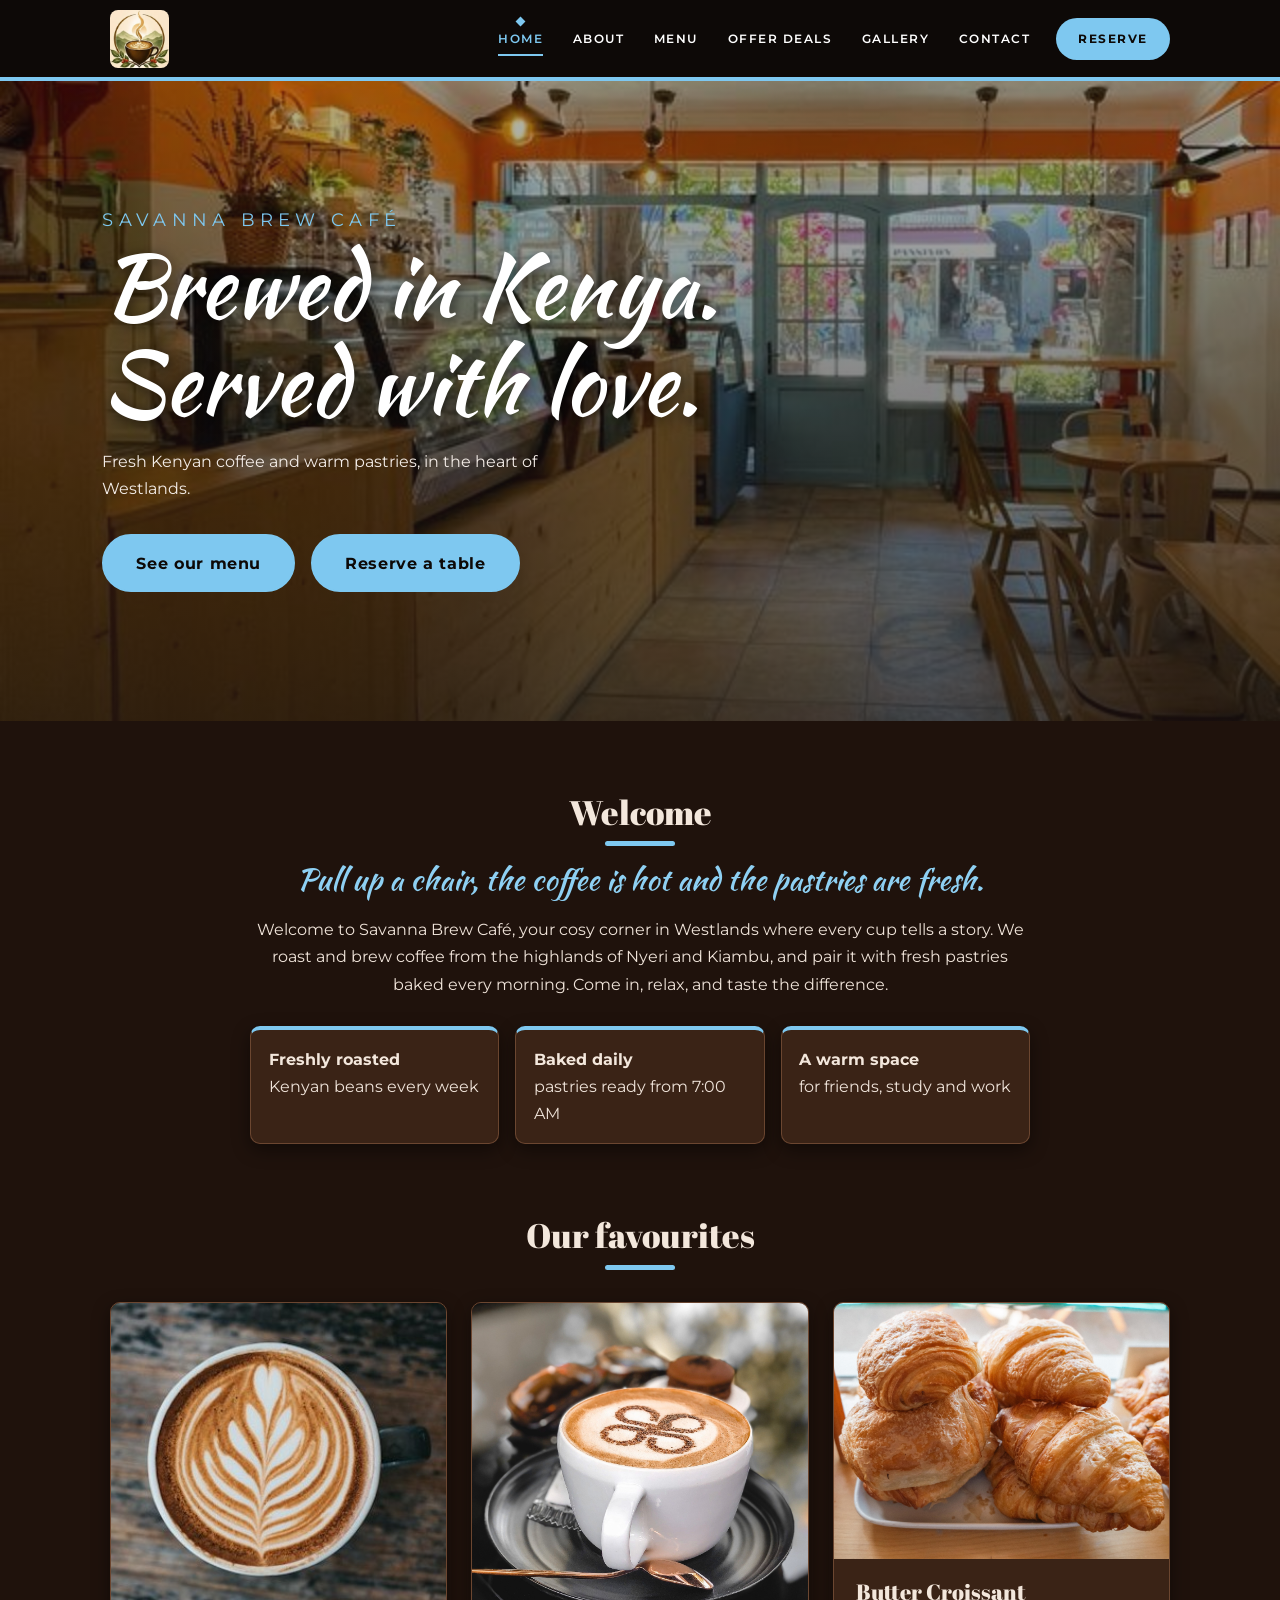
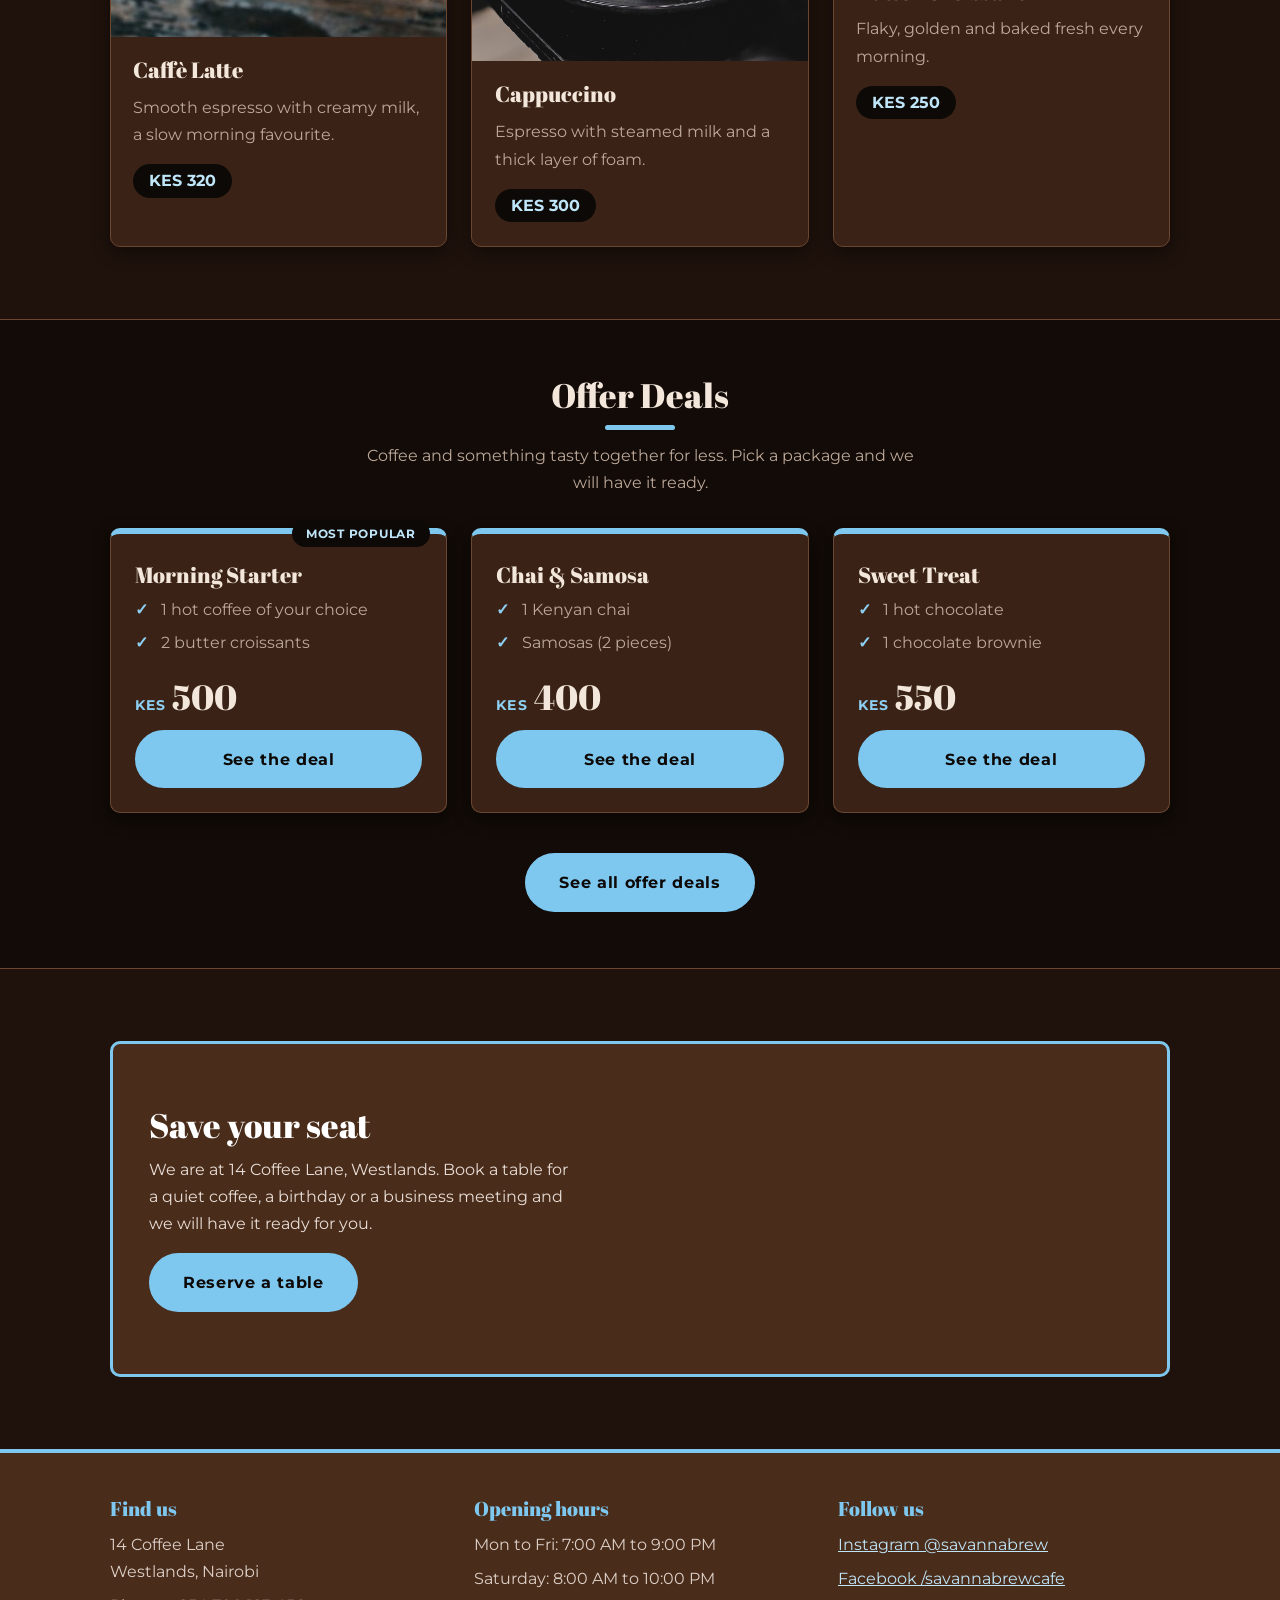
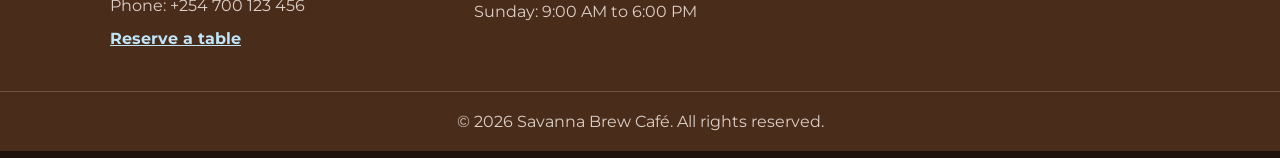
<file: index.html>
<!DOCTYPE html>
<html lang="en">
<head>
  <meta charset="UTF-8">
  <meta name="viewport" content="width=device-width, initial-scale=1.0">
  <title>Home | Savanna Brew Caf&eacute;</title>
  <link rel="preconnect" href="https://fonts.googleapis.com">
  <link rel="preconnect" href="https://fonts.gstatic.com" crossorigin>
  <link href="https://fonts.googleapis.com/css2?family=Abril+Fatface&family=Caveat+Brush&family=Gochi+Hand&family=Kaushan+Script&family=Montserrat:wght@400;600;700&family=Yellowtail&display=swap" rel="stylesheet">
  <link rel="stylesheet" href="css/style.css">
</head>
<body>

  <header class="site-header">
    <div class="container header-inner">
      <a href="index.html" class="logo-link">
        <img src="images/logo.png" alt="Savanna Brew Caf&eacute; logo with a coffee cup">
      </a>
      <nav aria-label="Main navigation">
        <ul class="nav-list">
          <li><a href="index.html" class="active" aria-current="page">Home</a></li>
          <li><a href="about.html">About</a></li>
          <li><a href="menu.html">Menu</a></li>
          <li><a href="offers.html">Offer Deals</a></li>
          <li><a href="gallery.html">Gallery</a></li>
          <li><a href="contact.html">Contact</a></li>
          <li><a href="contact.html" class="nav-reserve">Reserve</a></li>
        </ul>
      </nav>
    </div>
  </header>

  <main>

    <!-- HERO: text sits on top of the background image -->
    <section class="hero" id="hero">
      <div class="hero-text">
        <h1>Savanna Brew Caf&eacute;</h1>
        <p class="tagline">Brewed in Kenya. Served with love.</p>
        <p class="hero-sub">Fresh Kenyan coffee and warm pastries, in the heart of Westlands.</p>
        <div class="hero-buttons">
          <a href="menu.html" class="btn">See our menu</a>
          <a href="contact.html" class="btn btn-outline">Reserve a table</a>
        </div>
      </div>
    </section>

    <!-- WELCOME -->
    <section class="container welcome">
      <h2>Welcome</h2>
      <p class="welcome-lead">Pull up a chair, the coffee is hot and the pastries are fresh.</p>
      <p>Welcome to Savanna Brew Caf&eacute;, your cosy corner in Westlands where every cup tells a story. We roast and brew coffee from the highlands of Nyeri and Kiambu, and pair it with fresh pastries baked every morning. Come in, relax, and taste the difference.</p>

      <ul class="welcome-highlights">
        <li><strong>Freshly roasted</strong> Kenyan beans every week</li>
        <li><strong>Baked daily</strong> pastries ready from 7:00 AM</li>
        <li><strong>A warm space</strong> for friends, study and work</li>
      </ul>
    </section>

    <!-- THREE FAVOURITE CARDS (Flexbox, equal width, lift on hover) -->
    <section class="container favourites">
      <h2>Our favourites</h2>
      <div class="card-row">
        <article class="card">
          <img src="images/latte.jpg" alt="A creamy caffe latte in a white cup" width="400" height="300">
          <div class="card-body">
            <h3>Caff&egrave; Latte</h3>
            <p>Smooth espresso with creamy milk, a slow morning favourite.</p>
            <p class="card-price">KES 320</p>
          </div>
        </article>
        <article class="card">
          <img src="images/cappuccino.jpg" alt="A cappuccino topped with thick milk foam" width="400" height="300">
          <div class="card-body">
            <h3>Cappuccino</h3>
            <p>Espresso with steamed milk and a thick layer of foam.</p>
            <p class="card-price">KES 300</p>
          </div>
        </article>
        <article class="card">
          <img src="images/croissant.jpg" alt="A golden butter croissant on a plate" width="400" height="300">
          <div class="card-body">
            <h3>Butter Croissant</h3>
            <p>Flaky, golden and baked fresh every morning.</p>
            <p class="card-price">KES 250</p>
          </div>
        </article>
      </div>
    </section>

    <!-- OFFER DEALS: three packages, link to the offers page -->
    <section class="deals-band">
      <div class="container">
        <h2>Offer Deals</h2>
        <p class="deals-intro">Coffee and something tasty together for less. Pick a package and we will have it ready.</p>
        <div class="deal-grid">
          <article class="deal-card">
            <span class="deal-badge">Most popular</span>
            <h3>Morning Starter</h3>
            <ul class="deal-list">
              <li>1 hot coffee of your choice</li>
              <li>2 butter croissants</li>
            </ul>
            <p class="deal-price"><span>KES</span> 500</p>
            <a href="offers.html" class="btn">See the deal</a>
          </article>
          <article class="deal-card">
            <h3>Chai &amp; Samosa</h3>
            <ul class="deal-list">
              <li>1 Kenyan chai</li>
              <li>Samosas (2 pieces)</li>
            </ul>
            <p class="deal-price"><span>KES</span> 400</p>
            <a href="offers.html" class="btn">See the deal</a>
          </article>
          <article class="deal-card">
            <h3>Sweet Treat</h3>
            <ul class="deal-list">
              <li>1 hot chocolate</li>
              <li>1 chocolate brownie</li>
            </ul>
            <p class="deal-price"><span>KES</span> 550</p>
            <a href="offers.html" class="btn">See the deal</a>
          </article>
        </div>
        <p class="deals-cta"><a href="offers.html" class="btn">See all offer deals</a></p>
      </div>
    </section>

    <!-- VISIT BOX: second button to contact.html + map (bonus iframe) -->
    <section class="container visit">
      <div class="visit-box">
        <div class="visit-text">
          <h2>Save your seat</h2>
          <p>We are at 14 Coffee Lane, Westlands. Book a table for a quiet coffee, a birthday or a business meeting and we will have it ready for you.</p>
          <a href="contact.html" class="btn">Reserve a table</a>
        </div>
        <div class="visit-map">
          <iframe title="Map showing Westlands, Nairobi" src="https://www.google.com/maps?q=Westlands,Nairobi&amp;output=embed" width="600" height="300" loading="lazy" referrerpolicy="no-referrer-when-downgrade"></iframe>
        </div>
      </div>
    </section>

  </main>

  <footer>
    <div class="container footer-columns">
      <div class="footer-col">
        <h3>Find us</h3>
        <p>14 Coffee Lane<br>Westlands, Nairobi</p>
        <p>Phone: +254 700 123 456</p>
        <p><a href="contact.html" class="footer-reserve">Reserve a table</a></p>
      </div>
      <div class="footer-col">
        <h3>Opening hours</h3>
        <p>Mon to Fri: 7:00 AM to 9:00 PM</p>
        <p>Saturday: 8:00 AM to 10:00 PM</p>
        <p>Sunday: 9:00 AM to 6:00 PM</p>
      </div>
      <div class="footer-col">
        <h3>Follow us</h3>
        <ul class="social-links">
          <li><a href="https://www.instagram.com/" target="_blank" rel="noopener">Instagram @savannabrew</a></li>
          <li><a href="https://www.facebook.com/" target="_blank" rel="noopener">Facebook /savannabrewcafe</a></li>
        </ul>
      </div>
    </div>
    <p class="copyright">&copy; 2026 Savanna Brew Caf&eacute;. All rights reserved.</p>
  </footer>

</body>
</html>
</file>
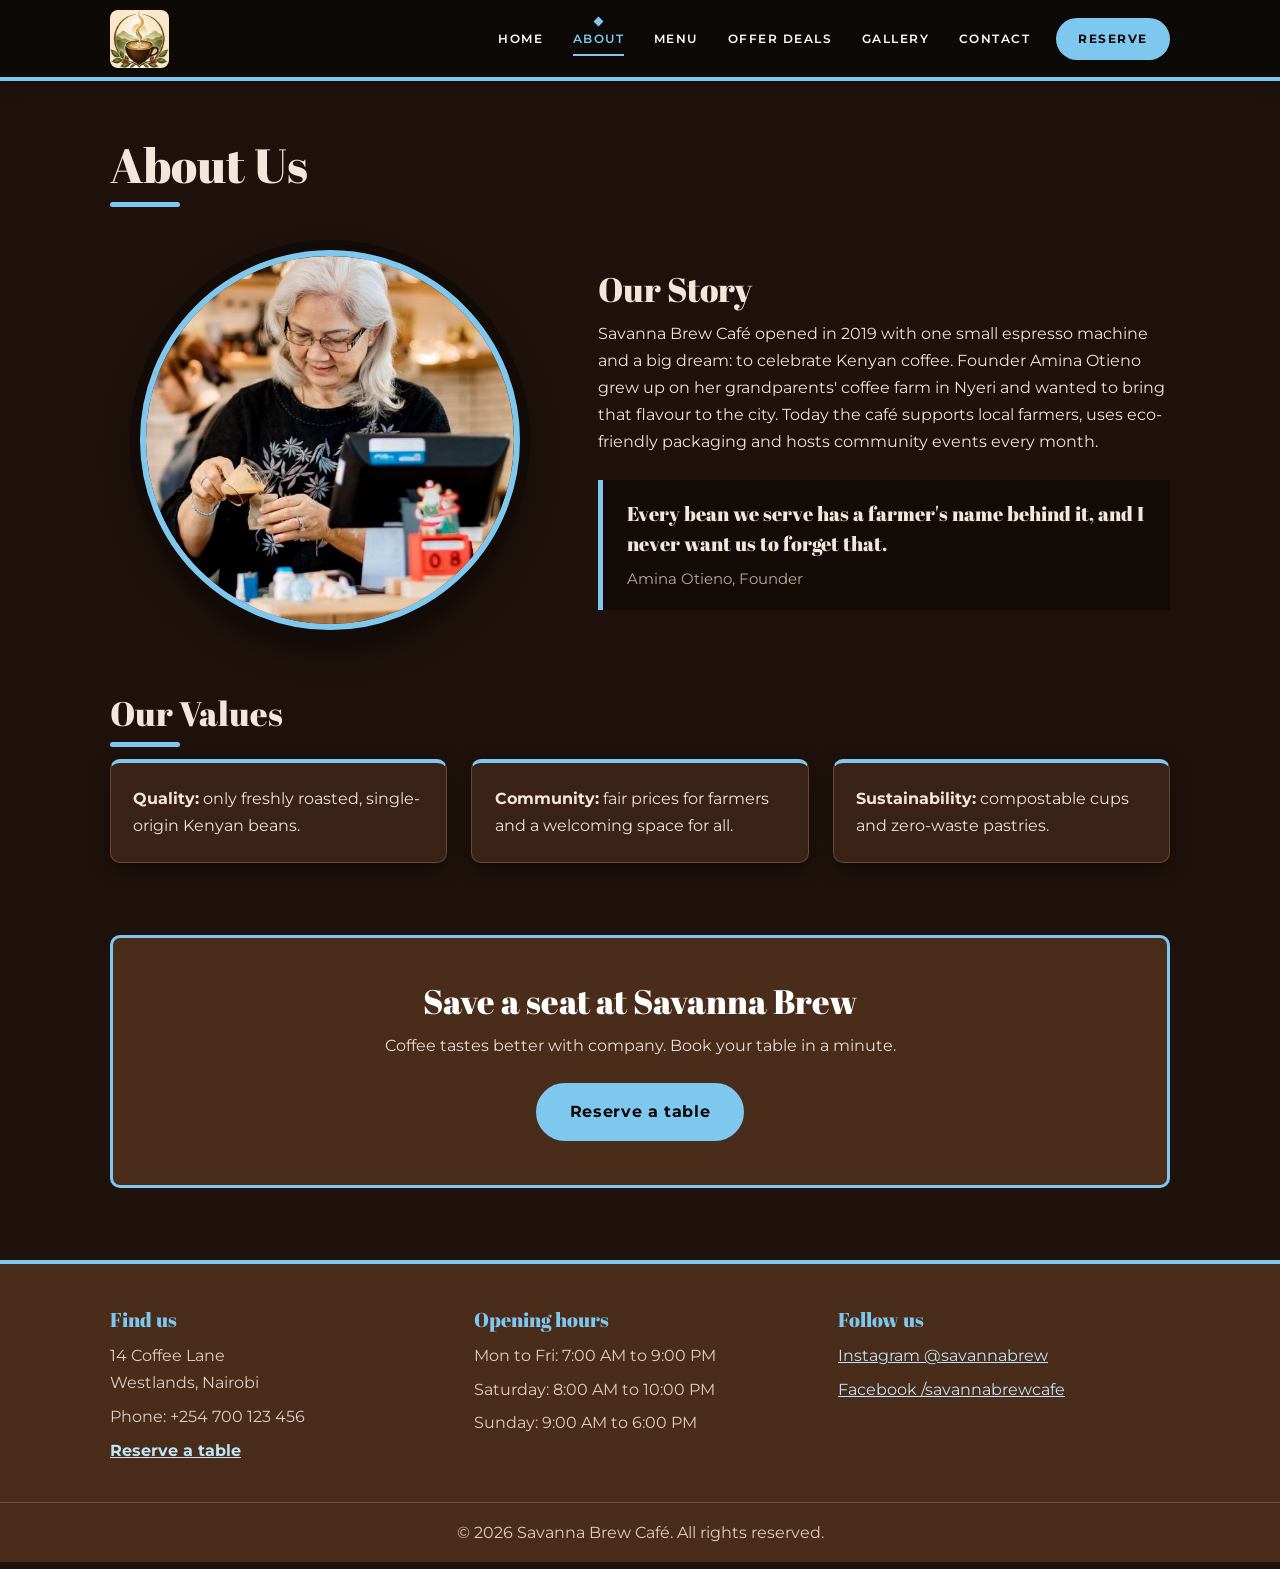
<file: about.html>
<!DOCTYPE html>
<html lang="en">
<head>
  <meta charset="UTF-8">
  <meta name="viewport" content="width=device-width, initial-scale=1.0">
  <title>About Us | Savanna Brew Caf&eacute;</title>
  <link rel="preconnect" href="https://fonts.googleapis.com">
  <link rel="preconnect" href="https://fonts.gstatic.com" crossorigin>
  <link href="https://fonts.googleapis.com/css2?family=Abril+Fatface&family=Caveat+Brush&family=Gochi+Hand&family=Kaushan+Script&family=Montserrat:wght@400;600;700&family=Yellowtail&display=swap" rel="stylesheet">
  <link rel="stylesheet" href="css/style.css">
</head>
<body>

  <header class="site-header">
    <div class="container header-inner">
      <a href="index.html" class="logo-link">
        <img src="images/logo.png" alt="Savanna Brew Caf&eacute; logo with a coffee cup">
      </a>
      <nav aria-label="Main navigation">
        <ul class="nav-list">
          <li><a href="index.html">Home</a></li>
          <li><a href="about.html" class="active" aria-current="page">About</a></li>
          <li><a href="menu.html">Menu</a></li>
          <li><a href="offers.html">Offer Deals</a></li>
          <li><a href="gallery.html">Gallery</a></li>
          <li><a href="contact.html">Contact</a></li>
          <li><a href="contact.html" class="nav-reserve">Reserve</a></li>
        </ul>
      </nav>
    </div>
  </header>

  <main>
    <section class="container page-title">
      <h1>About Us</h1>
    </section>

    <section class="container about-layout">
      <div class="about-image">
        <img src="images/about-owner.jpg" alt="Amina Otieno, the caf&eacute; owner, smiling behind the counter" class="owner-photo" width="600" height="600">
      </div>
      <article class="about-text">
        <h2>Our Story</h2>
        <p>Savanna Brew Caf&eacute; opened in 2019 with one small espresso machine and a big dream: to celebrate Kenyan coffee. Founder Amina Otieno grew up on her grandparents' coffee farm in Nyeri and wanted to bring that flavour to the city. Today the caf&eacute; supports local farmers, uses eco-friendly packaging and hosts community events every month.</p>
        <blockquote>
          Every bean we serve has a farmer's name behind it, and I never want us to forget that.
          <cite>Amina Otieno, Founder</cite>
        </blockquote>
      </article>
    </section>

    <section class="container values">
      <h2>Our Values</h2>
      <ul class="values-list">
        <li><strong>Quality:</strong> only freshly roasted, single-origin Kenyan beans.</li>
        <li><strong>Community:</strong> fair prices for farmers and a welcoming space for all.</li>
        <li><strong>Sustainability:</strong> compostable cups and zero-waste pastries.</li>
      </ul>
    </section>

    <section class="container reserve-band">
      <div class="reserve-band-inner">
        <h2>Save a seat at Savanna Brew</h2>
        <p>Coffee tastes better with company. Book your table in a minute.</p>
        <a href="contact.html" class="btn">Reserve a table</a>
      </div>
    </section>
  </main>

  <footer>
    <div class="container footer-columns">
      <div class="footer-col">
        <h3>Find us</h3>
        <p>14 Coffee Lane<br>Westlands, Nairobi</p>
        <p>Phone: +254 700 123 456</p>
        <p><a href="contact.html" class="footer-reserve">Reserve a table</a></p>
      </div>
      <div class="footer-col">
        <h3>Opening hours</h3>
        <p>Mon to Fri: 7:00 AM to 9:00 PM</p>
        <p>Saturday: 8:00 AM to 10:00 PM</p>
        <p>Sunday: 9:00 AM to 6:00 PM</p>
      </div>
      <div class="footer-col">
        <h3>Follow us</h3>
        <ul class="social-links">
          <li><a href="https://www.instagram.com/" target="_blank" rel="noopener">Instagram @savannabrew</a></li>
          <li><a href="https://www.facebook.com/" target="_blank" rel="noopener">Facebook /savannabrewcafe</a></li>
        </ul>
      </div>
    </div>
    <p class="copyright">&copy; 2026 Savanna Brew Caf&eacute;. All rights reserved.</p>
  </footer>

</body>
</html>
</file>
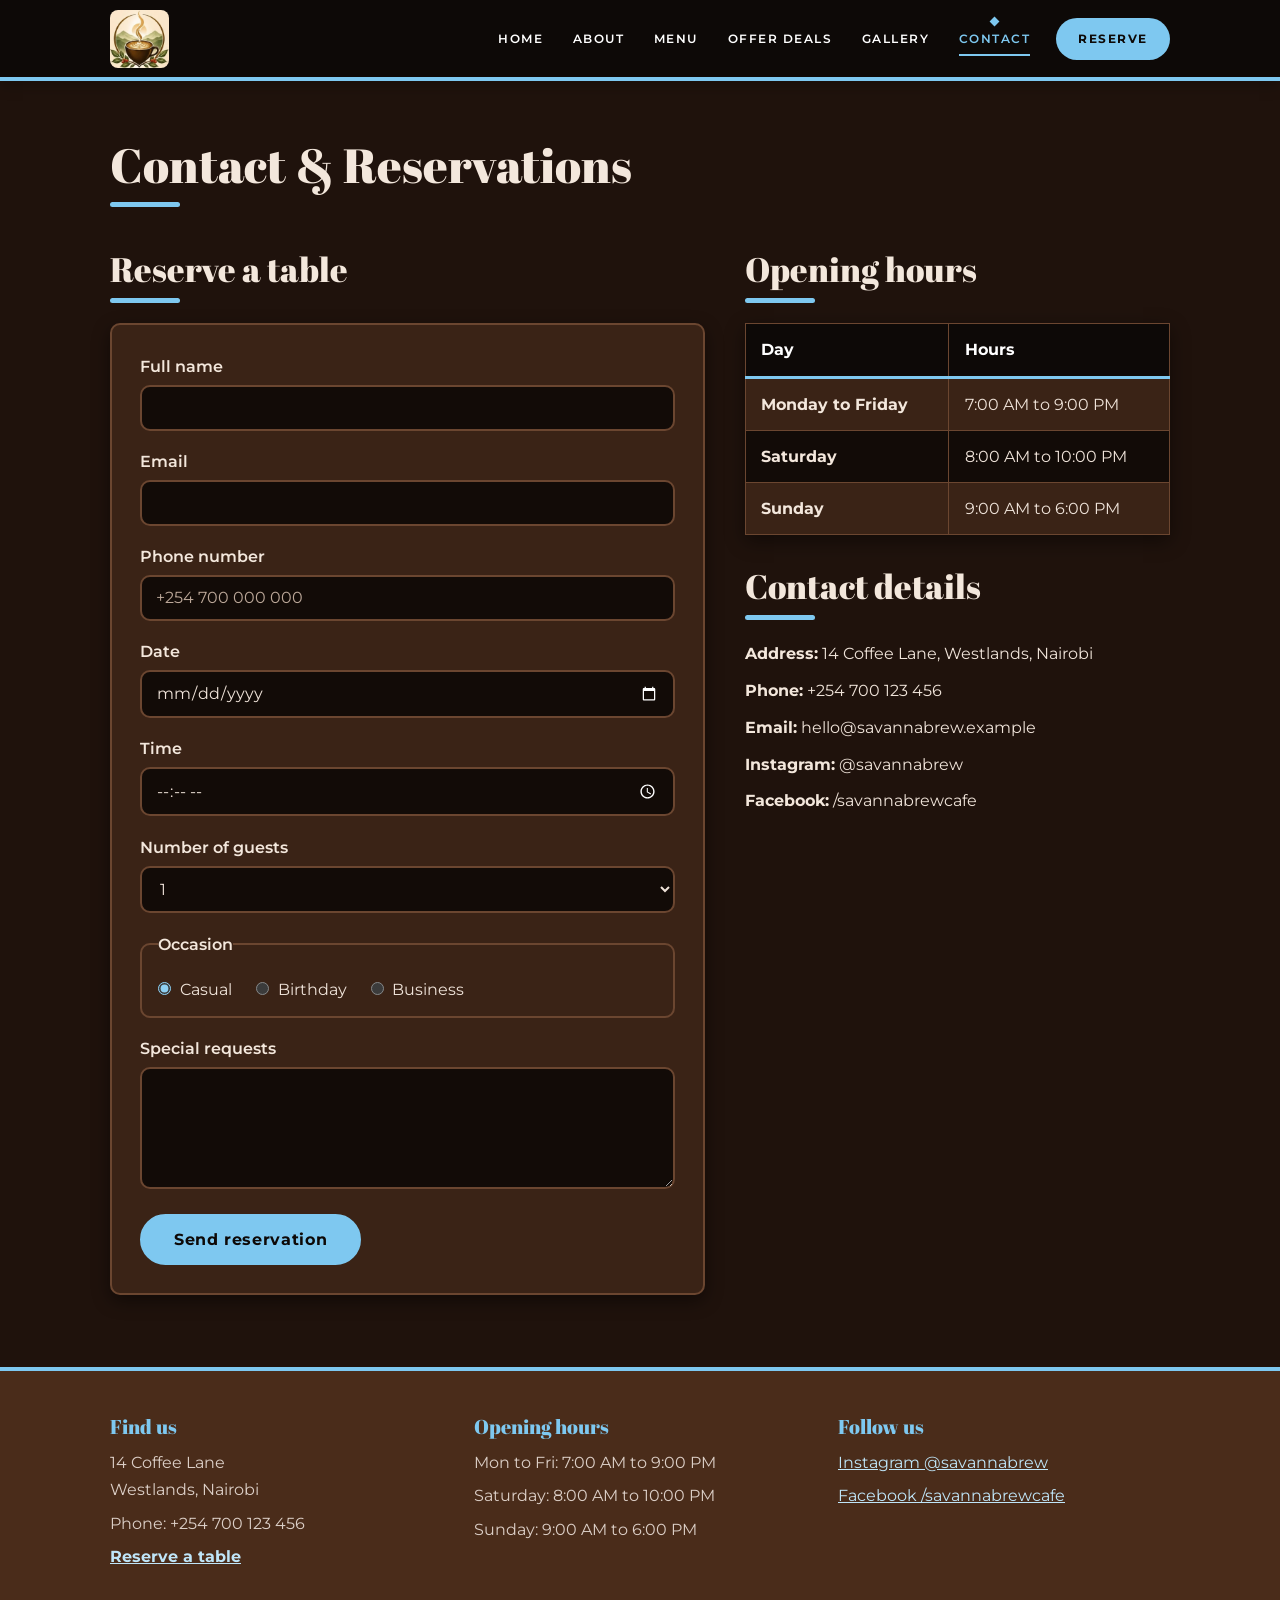
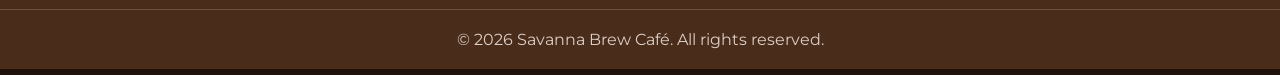
<file: contact.html>
<!DOCTYPE html>
<html lang="en">
<head>
  <meta charset="UTF-8">
  <meta name="viewport" content="width=device-width, initial-scale=1.0">
  <title>Contact &amp; Reservations | Savanna Brew Caf&eacute;</title>
  <link rel="preconnect" href="https://fonts.googleapis.com">
  <link rel="preconnect" href="https://fonts.gstatic.com" crossorigin>
  <link href="https://fonts.googleapis.com/css2?family=Abril+Fatface&family=Caveat+Brush&family=Gochi+Hand&family=Kaushan+Script&family=Montserrat:wght@400;600;700&family=Yellowtail&display=swap" rel="stylesheet">
  <link rel="stylesheet" href="css/style.css">
</head>
<body>

  <header class="site-header">
    <div class="container header-inner">
      <a href="index.html" class="logo-link">
        <img src="images/logo.png" alt="Savanna Brew Caf&eacute; logo with a coffee cup">
      </a>
      <nav aria-label="Main navigation">
        <ul class="nav-list">
          <li><a href="index.html">Home</a></li>
          <li><a href="about.html">About</a></li>
          <li><a href="menu.html">Menu</a></li>
          <li><a href="offers.html">Offer Deals</a></li>
          <li><a href="gallery.html">Gallery</a></li>
          <li><a href="contact.html" class="active" aria-current="page">Contact</a></li>
          <li><a href="contact.html" class="nav-reserve">Reserve</a></li>
        </ul>
      </nav>
    </div>
  </header>

  <main>
    <section class="container page-title">
      <h1>Contact &amp; Reservations</h1>
    </section>

    <div class="container contact-layout">

      <!-- form comes first in the html so it shows first on mobile -->
      <section class="contact-form-area">
        <h2>Reserve a table</h2>
        <form action="#" method="post" class="reservation-form">

          <div class="form-group">
            <label for="name">Full name</label>
            <input type="text" id="name" name="name" required>
          </div>

          <div class="form-group">
            <label for="email">Email</label>
            <input type="email" id="email" name="email" required>
          </div>

          <div class="form-group">
            <label for="phone">Phone number</label>
            <input type="tel" id="phone" name="phone" placeholder="+254 700 000 000">
          </div>

          <div class="form-group">
            <label for="date">Date</label>
            <input type="date" id="date" name="date" required>
          </div>

          <div class="form-group">
            <label for="time">Time</label>
            <input type="time" id="time" name="time" required>
          </div>

          <div class="form-group">
            <label for="guests">Number of guests</label>
            <select id="guests" name="guests">
              <option value="1">1</option>
              <option value="2">2</option>
              <option value="3">3</option>
              <option value="4">4</option>
              <option value="5">5</option>
              <option value="6">6</option>
              <option value="7">7</option>
              <option value="8">8</option>
              <option value="9">9</option>
              <option value="10">10</option>
            </select>
          </div>

          <fieldset class="form-group occasion-group">
            <legend>Occasion</legend>
            <div class="radio-option">
              <input type="radio" id="casual" name="occasion" value="casual" checked>
              <label for="casual">Casual</label>
            </div>
            <div class="radio-option">
              <input type="radio" id="birthday" name="occasion" value="birthday">
              <label for="birthday">Birthday</label>
            </div>
            <div class="radio-option">
              <input type="radio" id="business" name="occasion" value="business">
              <label for="business">Business</label>
            </div>
          </fieldset>

          <div class="form-group">
            <label for="requests">Special requests</label>
            <textarea id="requests" name="requests" rows="5"></textarea>
          </div>

          <button type="submit" class="btn">Send reservation</button>
        </form>
      </section>

      <aside class="contact-info-area">
        <h2>Opening hours</h2>
        <table class="hours-table">
          <thead>
            <tr>
              <th scope="col">Day</th>
              <th scope="col">Hours</th>
            </tr>
          </thead>
          <tbody>
            <tr>
              <th scope="row">Monday to Friday</th>
              <td>7:00 AM to 9:00 PM</td>
            </tr>
            <tr>
              <th scope="row">Saturday</th>
              <td>8:00 AM to 10:00 PM</td>
            </tr>
            <tr>
              <th scope="row">Sunday</th>
              <td>9:00 AM to 6:00 PM</td>
            </tr>
          </tbody>
        </table>

        <h2>Contact details</h2>
        <ul class="contact-list">
          <li><strong>Address:</strong> 14 Coffee Lane, Westlands, Nairobi</li>
          <li><strong>Phone:</strong> +254 700 123 456</li>
          <li><strong>Email:</strong> hello@savannabrew.example</li>
          <li><strong>Instagram:</strong> @savannabrew</li>
          <li><strong>Facebook:</strong> /savannabrewcafe</li>
        </ul>
      </aside>

    </div>
  </main>

  <footer>
    <div class="container footer-columns">
      <div class="footer-col">
        <h3>Find us</h3>
        <p>14 Coffee Lane<br>Westlands, Nairobi</p>
        <p>Phone: +254 700 123 456</p>
        <p><a href="contact.html" class="footer-reserve">Reserve a table</a></p>
      </div>
      <div class="footer-col">
        <h3>Opening hours</h3>
        <p>Mon to Fri: 7:00 AM to 9:00 PM</p>
        <p>Saturday: 8:00 AM to 10:00 PM</p>
        <p>Sunday: 9:00 AM to 6:00 PM</p>
      </div>
      <div class="footer-col">
        <h3>Follow us</h3>
        <ul class="social-links">
          <li><a href="https://www.instagram.com/" target="_blank" rel="noopener">Instagram @savannabrew</a></li>
          <li><a href="https://www.facebook.com/" target="_blank" rel="noopener">Facebook /savannabrewcafe</a></li>
        </ul>
      </div>
    </div>
    <p class="copyright">&copy; 2026 Savanna Brew Caf&eacute;. All rights reserved.</p>
  </footer>

</body>
</html>
</file>
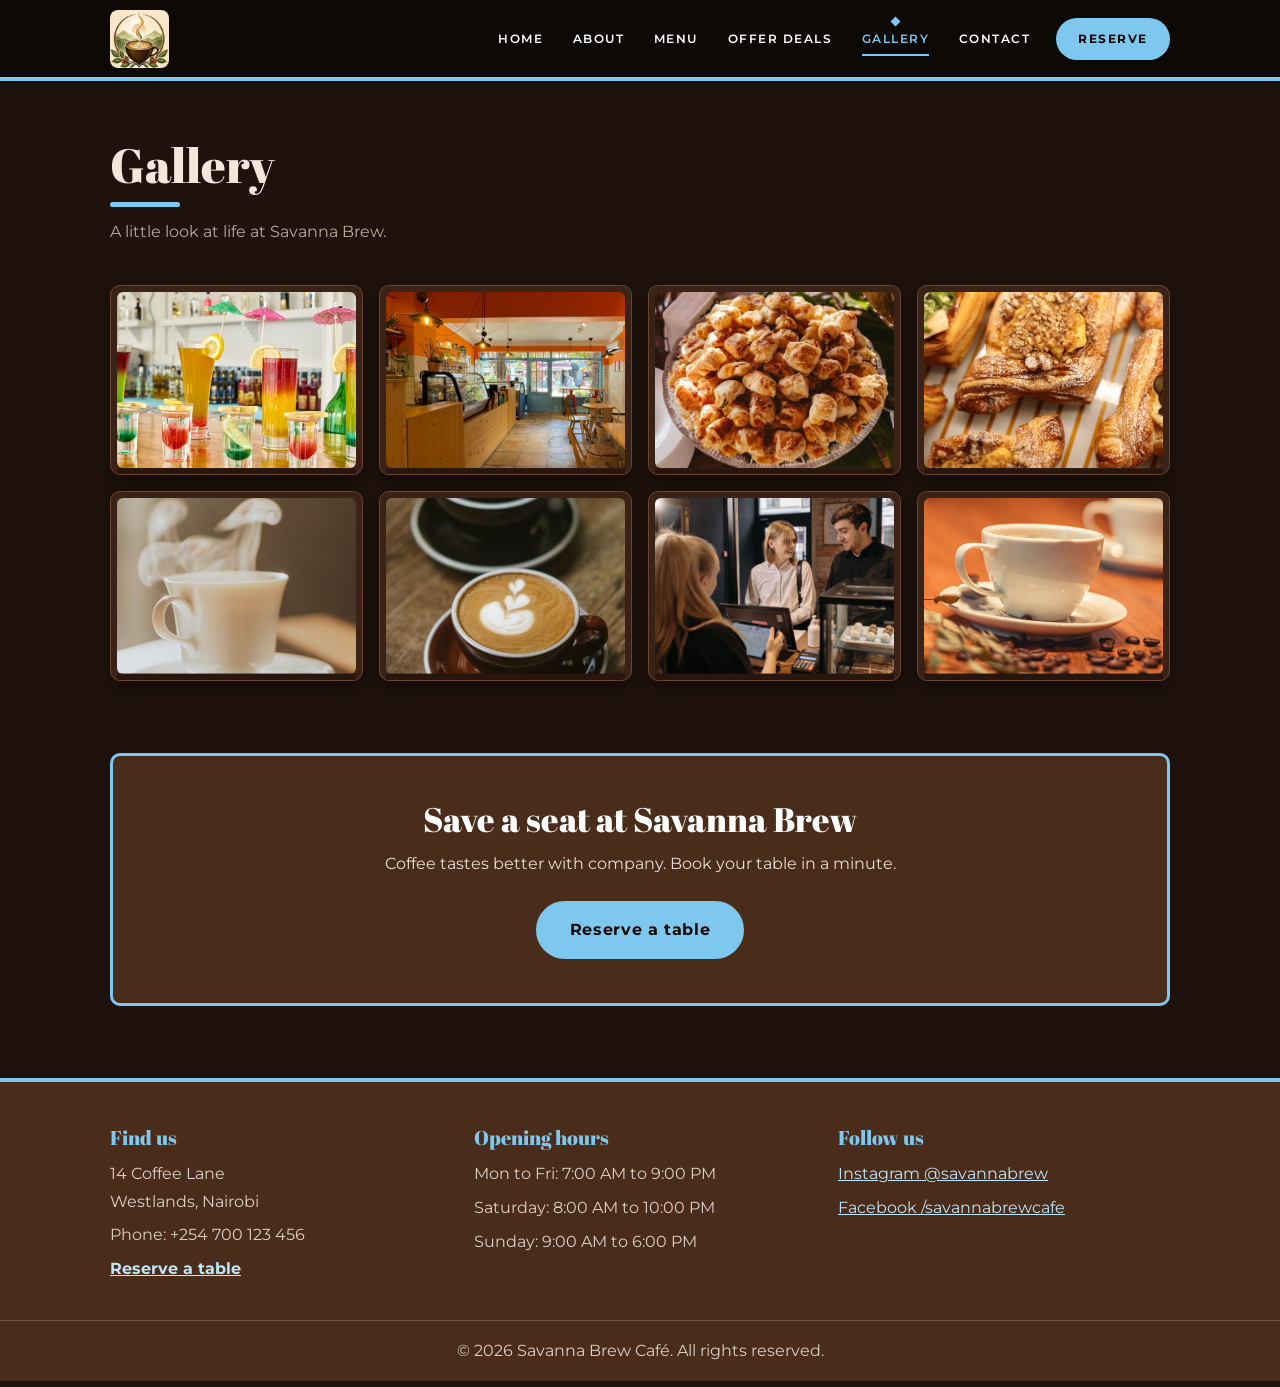
<file: gallery.html>
<!DOCTYPE html>
<html lang="en">
<head>
  <meta charset="UTF-8">
  <meta name="viewport" content="width=device-width, initial-scale=1.0">
  <title>Gallery | Savanna Brew Caf&eacute;</title>
  <link rel="preconnect" href="https://fonts.googleapis.com">
  <link rel="preconnect" href="https://fonts.gstatic.com" crossorigin>
  <link href="https://fonts.googleapis.com/css2?family=Abril+Fatface&family=Caveat+Brush&family=Gochi+Hand&family=Kaushan+Script&family=Montserrat:wght@400;600;700&family=Yellowtail&display=swap" rel="stylesheet">
  <link rel="stylesheet" href="css/style.css">
</head>
<body>

  <header class="site-header">
    <div class="container header-inner">
      <a href="index.html" class="logo-link">
        <img src="images/logo.png" alt="Savanna Brew Caf&eacute; logo with a coffee cup">
      </a>
      <nav aria-label="Main navigation">
        <ul class="nav-list">
          <li><a href="index.html">Home</a></li>
          <li><a href="about.html">About</a></li>
          <li><a href="menu.html">Menu</a></li>
          <li><a href="offers.html">Offer Deals</a></li>
          <li><a href="gallery.html" class="active" aria-current="page">Gallery</a></li>
          <li><a href="contact.html">Contact</a></li>
          <li><a href="contact.html" class="nav-reserve">Reserve</a></li>
        </ul>
      </nav>
    </div>
  </header>

  <main>
    <section class="container page-title">
      <h1>Gallery</h1>
      <p>A little look at life at Savanna Brew.</p>
    </section>

    <section class="container gallery-grid">
      <figure class="gallery-item">
        <img src="images/gallery-1.jpg" alt="Latte art poured fresh at the counter" width="600" height="450">
        <figcaption>Latte art</figcaption>
      </figure>
      <figure class="gallery-item">
        <img src="images/gallery-2.jpg" alt="A tray of freshly baked croissants" width="600" height="450">
        <figcaption>Fresh croissants</figcaption>
      </figure>
      <figure class="gallery-item">
        <img src="images/gallery-3.jpg" alt="A tall glass of cold brew over ice" width="600" height="450">
        <figcaption>Cold brew</figcaption>
      </figure>
      <figure class="gallery-item">
        <img src="images/gallery-4.jpg" alt="The cosy seating area inside the caf&eacute;" width="600" height="450">
        <figcaption>Our cosy interior</figcaption>
      </figure>
      <figure class="gallery-item">
        <img src="images/gallery-5.jpg" alt="Slices of banana bread with walnuts" width="600" height="450">
        <figcaption>Banana bread</figcaption>
      </figure>
      <figure class="gallery-item">
        <img src="images/gallery-6.jpg" alt="Customers chatting over coffee" width="600" height="450">
        <figcaption>Our customers</figcaption>
      </figure>
      <figure class="gallery-item">
        <img src="images/gallery-7.jpg" alt="Roasted Kenyan coffee beans in a bowl" width="600" height="450">
        <figcaption>Kenyan coffee beans</figcaption>
      </figure>
      <figure class="gallery-item">
        <img src="images/gallery-8.jpg" alt="The barista counter and espresso machine" width="600" height="450">
        <figcaption>The counter</figcaption>
      </figure>
    </section>

    <section class="container reserve-band">
      <div class="reserve-band-inner">
        <h2>Save a seat at Savanna Brew</h2>
        <p>Coffee tastes better with company. Book your table in a minute.</p>
        <a href="contact.html" class="btn">Reserve a table</a>
      </div>
    </section>
  </main>

  <footer>
    <div class="container footer-columns">
      <div class="footer-col">
        <h3>Find us</h3>
        <p>14 Coffee Lane<br>Westlands, Nairobi</p>
        <p>Phone: +254 700 123 456</p>
        <p><a href="contact.html" class="footer-reserve">Reserve a table</a></p>
      </div>
      <div class="footer-col">
        <h3>Opening hours</h3>
        <p>Mon to Fri: 7:00 AM to 9:00 PM</p>
        <p>Saturday: 8:00 AM to 10:00 PM</p>
        <p>Sunday: 9:00 AM to 6:00 PM</p>
      </div>
      <div class="footer-col">
        <h3>Follow us</h3>
        <ul class="social-links">
          <li><a href="https://www.instagram.com/" target="_blank" rel="noopener">Instagram @savannabrew</a></li>
          <li><a href="https://www.facebook.com/" target="_blank" rel="noopener">Facebook /savannabrewcafe</a></li>
        </ul>
      </div>
    </div>
    <p class="copyright">&copy; 2026 Savanna Brew Caf&eacute;. All rights reserved.</p>
  </footer>

</body>
</html>
</file>
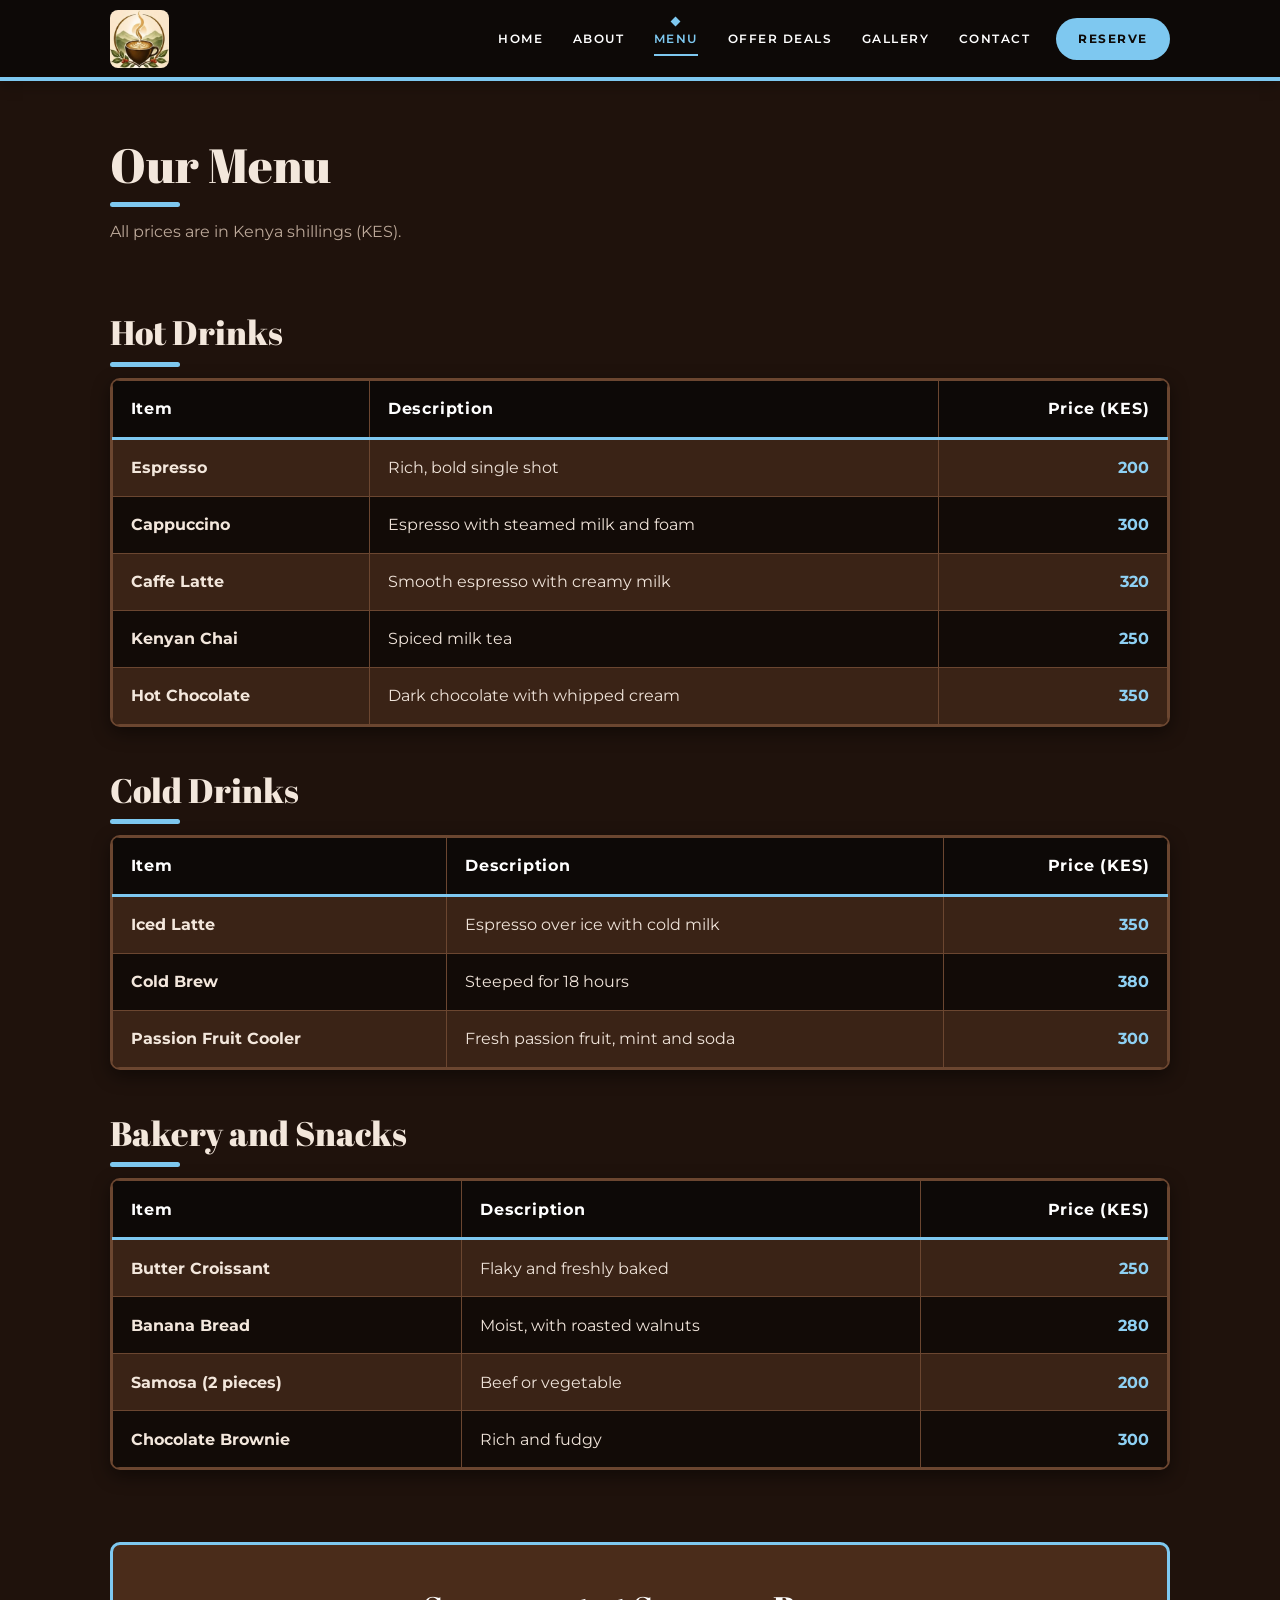
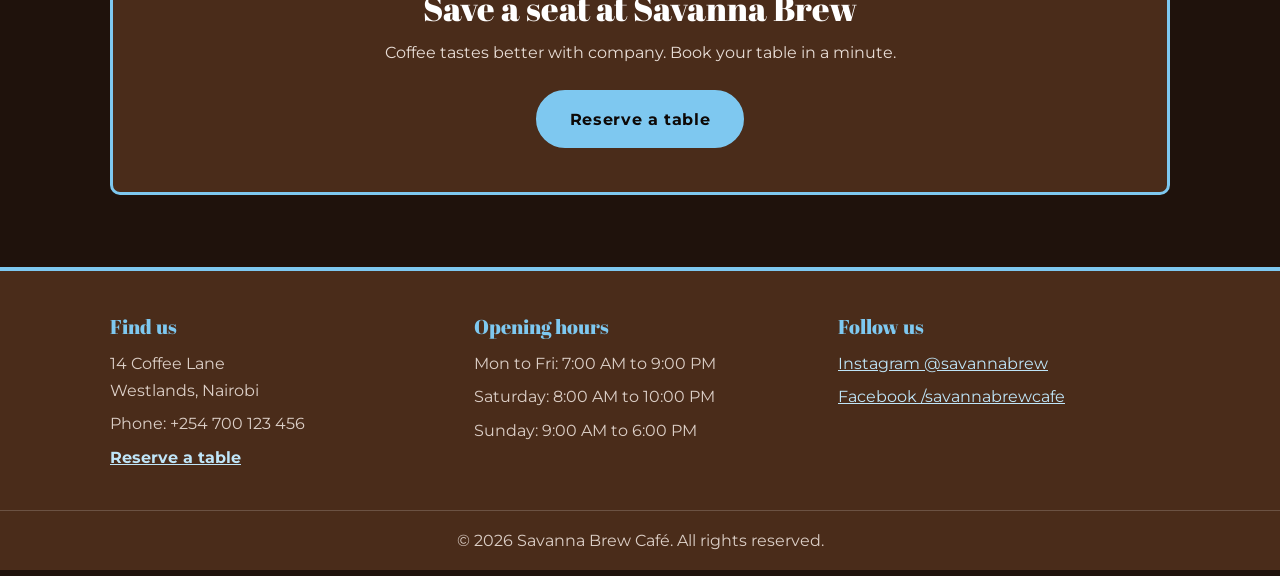
<file: menu.html>
<!DOCTYPE html>
<html lang="en">
<head>
  <meta charset="UTF-8">
  <meta name="viewport" content="width=device-width, initial-scale=1.0">
  <title>Menu | Savanna Brew Caf&eacute;</title>
  <link rel="preconnect" href="https://fonts.googleapis.com">
  <link rel="preconnect" href="https://fonts.gstatic.com" crossorigin>
  <link href="https://fonts.googleapis.com/css2?family=Abril+Fatface&family=Caveat+Brush&family=Gochi+Hand&family=Kaushan+Script&family=Montserrat:wght@400;600;700&family=Yellowtail&display=swap" rel="stylesheet">
  <link rel="stylesheet" href="css/style.css">
</head>
<body>

  <header class="site-header">
    <div class="container header-inner">
      <a href="index.html" class="logo-link">
        <img src="images/logo.png" alt="Savanna Brew Caf&eacute; logo with a coffee cup">
      </a>
      <nav aria-label="Main navigation">
        <ul class="nav-list">
          <li><a href="index.html">Home</a></li>
          <li><a href="about.html">About</a></li>
          <li><a href="menu.html" class="active" aria-current="page">Menu</a></li>
          <li><a href="offers.html">Offer Deals</a></li>
          <li><a href="gallery.html">Gallery</a></li>
          <li><a href="contact.html">Contact</a></li>
          <li><a href="contact.html" class="nav-reserve">Reserve</a></li>
        </ul>
      </nav>
    </div>
  </header>

  <main>
    <section class="container page-title">
      <h1>Our Menu</h1>
      <p>All prices are in Kenya shillings (KES).</p>
    </section>

    <section class="container menu-section">
      <h2 id="hot-drinks">Hot Drinks</h2>
      <div class="table-wrapper">
        <table class="menu-table" aria-labelledby="hot-drinks">
          <thead>
            <tr>
              <th scope="col">Item</th>
              <th scope="col">Description</th>
              <th scope="col" class="price">Price (KES)</th>
            </tr>
          </thead>
          <tbody>
            <tr>
              <th scope="row">Espresso</th>
              <td>Rich, bold single shot</td>
              <td class="price">200</td>
            </tr>
            <tr>
              <th scope="row">Cappuccino</th>
              <td>Espresso with steamed milk and foam</td>
              <td class="price">300</td>
            </tr>
            <tr>
              <th scope="row">Caffe Latte</th>
              <td>Smooth espresso with creamy milk</td>
              <td class="price">320</td>
            </tr>
            <tr>
              <th scope="row">Kenyan Chai</th>
              <td>Spiced milk tea</td>
              <td class="price">250</td>
            </tr>
            <tr>
              <th scope="row">Hot Chocolate</th>
              <td>Dark chocolate with whipped cream</td>
              <td class="price">350</td>
            </tr>
          </tbody>
        </table>
      </div>
    </section>

    <section class="container menu-section">
      <h2 id="cold-drinks">Cold Drinks</h2>
      <div class="table-wrapper">
        <table class="menu-table" aria-labelledby="cold-drinks">
          <thead>
            <tr>
              <th scope="col">Item</th>
              <th scope="col">Description</th>
              <th scope="col" class="price">Price (KES)</th>
            </tr>
          </thead>
          <tbody>
            <tr>
              <th scope="row">Iced Latte</th>
              <td>Espresso over ice with cold milk</td>
              <td class="price">350</td>
            </tr>
            <tr>
              <th scope="row">Cold Brew</th>
              <td>Steeped for 18 hours</td>
              <td class="price">380</td>
            </tr>
            <tr>
              <th scope="row">Passion Fruit Cooler</th>
              <td>Fresh passion fruit, mint and soda</td>
              <td class="price">300</td>
            </tr>
          </tbody>
        </table>
      </div>
    </section>

    <section class="container menu-section">
      <h2 id="bakery">Bakery and Snacks</h2>
      <div class="table-wrapper">
        <table class="menu-table" aria-labelledby="bakery">
          <thead>
            <tr>
              <th scope="col">Item</th>
              <th scope="col">Description</th>
              <th scope="col" class="price">Price (KES)</th>
            </tr>
          </thead>
          <tbody>
            <tr>
              <th scope="row">Butter Croissant</th>
              <td>Flaky and freshly baked</td>
              <td class="price">250</td>
            </tr>
            <tr>
              <th scope="row">Banana Bread</th>
              <td>Moist, with roasted walnuts</td>
              <td class="price">280</td>
            </tr>
            <tr>
              <th scope="row">Samosa (2 pieces)</th>
              <td>Beef or vegetable</td>
              <td class="price">200</td>
            </tr>
            <tr>
              <th scope="row">Chocolate Brownie</th>
              <td>Rich and fudgy</td>
              <td class="price">300</td>
            </tr>
          </tbody>
        </table>
      </div>
    </section>

    <section class="container reserve-band">
      <div class="reserve-band-inner">
        <h2>Save a seat at Savanna Brew</h2>
        <p>Coffee tastes better with company. Book your table in a minute.</p>
        <a href="contact.html" class="btn">Reserve a table</a>
      </div>
    </section>
  </main>

  <footer>
    <div class="container footer-columns">
      <div class="footer-col">
        <h3>Find us</h3>
        <p>14 Coffee Lane<br>Westlands, Nairobi</p>
        <p>Phone: +254 700 123 456</p>
        <p><a href="contact.html" class="footer-reserve">Reserve a table</a></p>
      </div>
      <div class="footer-col">
        <h3>Opening hours</h3>
        <p>Mon to Fri: 7:00 AM to 9:00 PM</p>
        <p>Saturday: 8:00 AM to 10:00 PM</p>
        <p>Sunday: 9:00 AM to 6:00 PM</p>
      </div>
      <div class="footer-col">
        <h3>Follow us</h3>
        <ul class="social-links">
          <li><a href="https://www.instagram.com/" target="_blank" rel="noopener">Instagram @savannabrew</a></li>
          <li><a href="https://www.facebook.com/" target="_blank" rel="noopener">Facebook /savannabrewcafe</a></li>
        </ul>
      </div>
    </div>
    <p class="copyright">&copy; 2026 Savanna Brew Caf&eacute;. All rights reserved.</p>
  </footer>

</body>
</html>
</file>
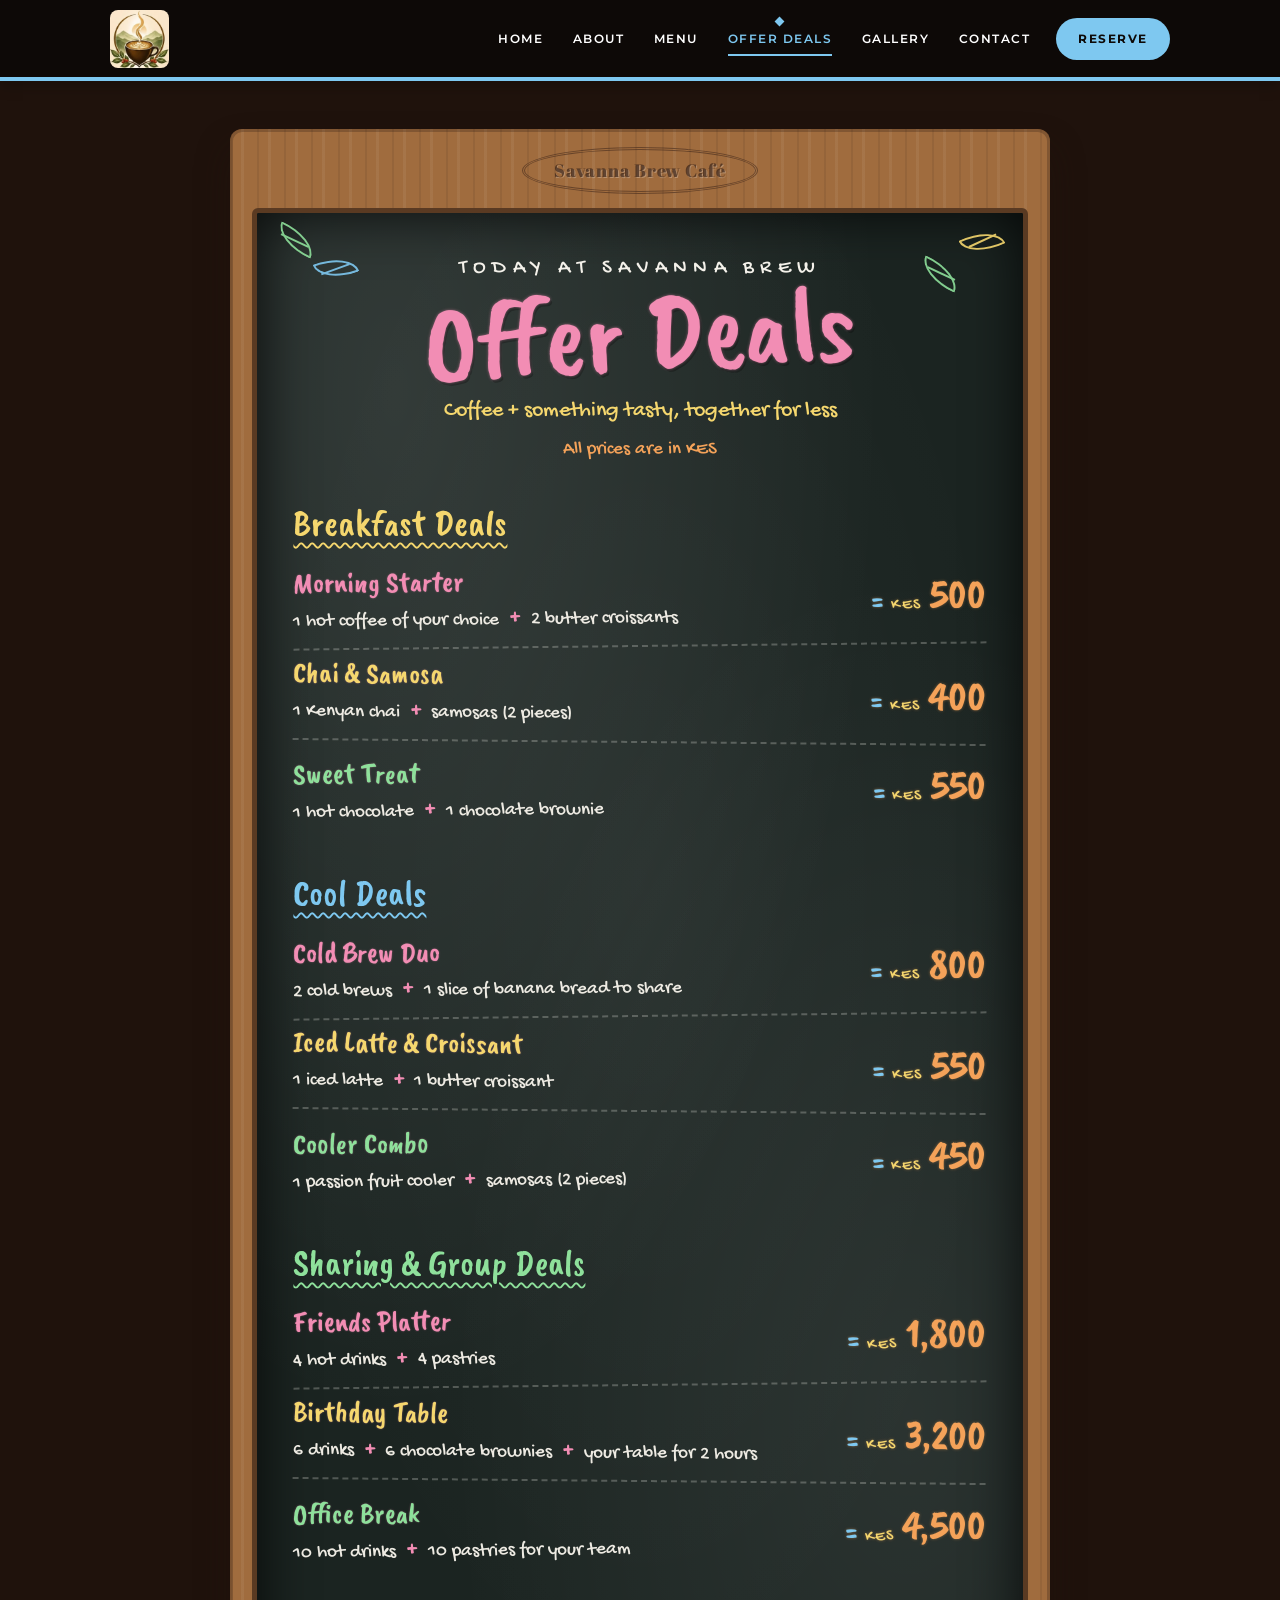
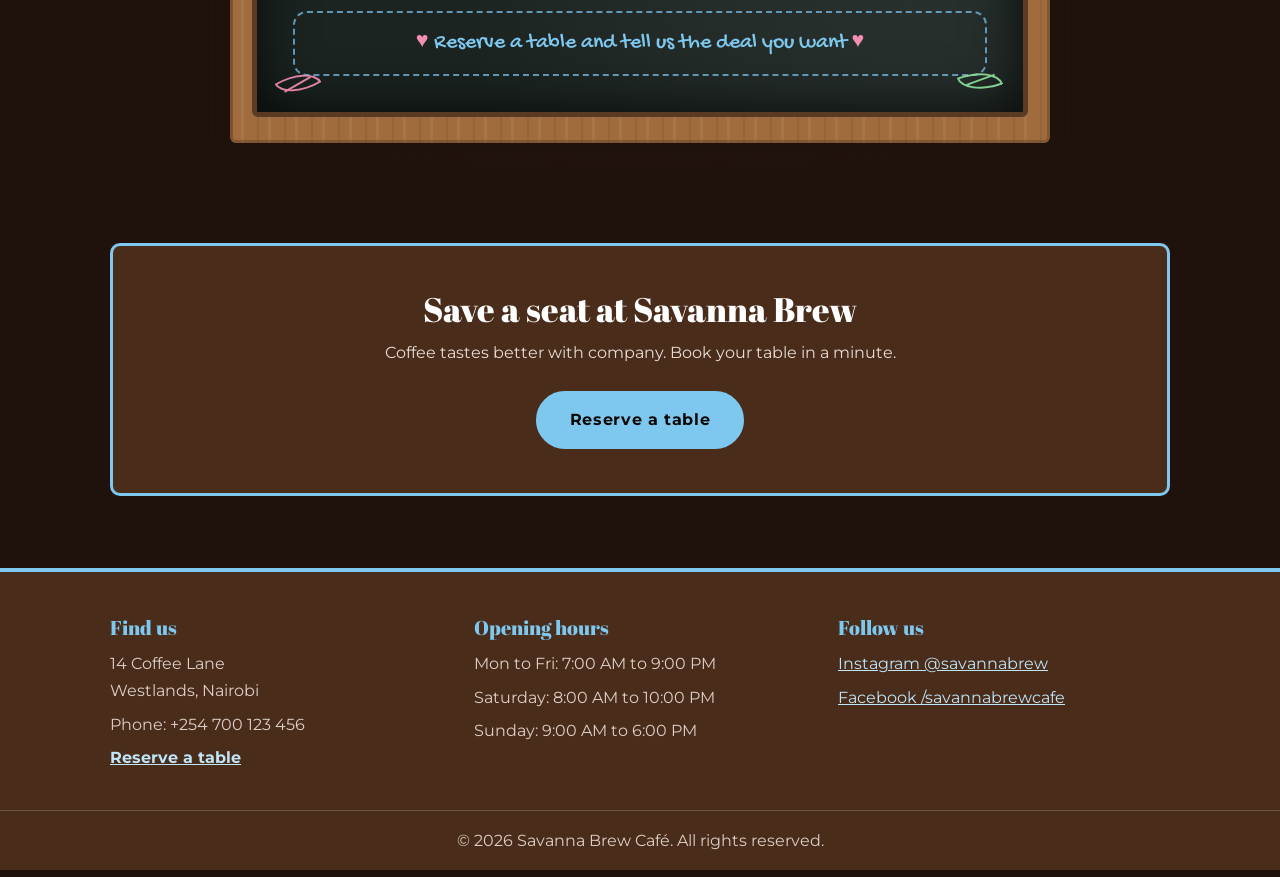
<file: offers.html>
<!DOCTYPE html>
<html lang="en">
<head>
  <meta charset="UTF-8">
  <meta name="viewport" content="width=device-width, initial-scale=1.0">
  <title>Offer Deals | Savanna Brew Caf&eacute;</title>
  <link rel="preconnect" href="https://fonts.googleapis.com">
  <link rel="preconnect" href="https://fonts.gstatic.com" crossorigin>
  <link href="https://fonts.googleapis.com/css2?family=Abril+Fatface&family=Caveat+Brush&family=Gochi+Hand&family=Kaushan+Script&family=Montserrat:wght@400;600;700&family=Yellowtail&display=swap" rel="stylesheet">
  <link rel="stylesheet" href="css/style.css">
</head>
<body>

  <header class="site-header">
    <div class="container header-inner">
      <a href="index.html" class="logo-link">
        <img src="images/logo.png" alt="Savanna Brew Caf&eacute; logo with a coffee cup">
      </a>
      <nav aria-label="Main navigation">
        <ul class="nav-list">
          <li><a href="index.html">Home</a></li>
          <li><a href="about.html">About</a></li>
          <li><a href="menu.html">Menu</a></li>
          <li><a href="offers.html" class="active" aria-current="page">Offer Deals</a></li>
          <li><a href="gallery.html">Gallery</a></li>
          <li><a href="contact.html">Contact</a></li>
          <li><a href="contact.html" class="nav-reserve">Reserve</a></li>
        </ul>
      </nav>
    </div>
  </header>

  <main>
    <section class="container chalk-section">
      <div class="chalk-sign">
        <div class="chalk-frame">
          <div class="chalk-top"><span class="chalk-badge">Savanna Brew Caf&eacute;</span></div>
          <div class="chalk-board">
            <span class="leaf leaf-1" aria-hidden="true"></span>
            <span class="leaf leaf-2" aria-hidden="true"></span>
            <span class="leaf leaf-3" aria-hidden="true"></span>
            <span class="leaf leaf-4" aria-hidden="true"></span>
            <span class="leaf leaf-5" aria-hidden="true"></span>
            <span class="leaf leaf-6" aria-hidden="true"></span>

            <header class="chalk-title">
              <h1><span class="chalk-kicker">Today at Savanna Brew</span><span class="chalk-big">Offer Deals</span></h1>
              <p class="chalk-sub">Coffee + something tasty, together for less</p>
              <p class="chalk-hours">All prices are in KES</p>
            </header>

        <section class="chalk-group">
          <h2 class="chalk-yellow">Breakfast Deals</h2>
          <ul class="chalk-list">
            <li class="chalk-deal">
              <h3 class="chalk-name">Morning Starter</h3>
              <p class="chalk-items">1 hot coffee of your choice <span class="plus" aria-hidden="true">+</span> 2 butter croissants</p>
              <p class="chalk-price"><span>KES</span> 500</p>
            </li>
            <li class="chalk-deal">
              <h3 class="chalk-name">Chai &amp; Samosa</h3>
              <p class="chalk-items">1 Kenyan chai <span class="plus" aria-hidden="true">+</span> samosas (2 pieces)</p>
              <p class="chalk-price"><span>KES</span> 400</p>
            </li>
            <li class="chalk-deal">
              <h3 class="chalk-name">Sweet Treat</h3>
              <p class="chalk-items">1 hot chocolate <span class="plus" aria-hidden="true">+</span> 1 chocolate brownie</p>
              <p class="chalk-price"><span>KES</span> 550</p>
            </li>
          </ul>
        </section>

        <section class="chalk-group">
          <h2 class="chalk-sky">Cool Deals</h2>
          <ul class="chalk-list">
            <li class="chalk-deal">
              <h3 class="chalk-name">Cold Brew Duo</h3>
              <p class="chalk-items">2 cold brews <span class="plus" aria-hidden="true">+</span> 1 slice of banana bread to share</p>
              <p class="chalk-price"><span>KES</span> 800</p>
            </li>
            <li class="chalk-deal">
              <h3 class="chalk-name">Iced Latte &amp; Croissant</h3>
              <p class="chalk-items">1 iced latte <span class="plus" aria-hidden="true">+</span> 1 butter croissant</p>
              <p class="chalk-price"><span>KES</span> 550</p>
            </li>
            <li class="chalk-deal">
              <h3 class="chalk-name">Cooler Combo</h3>
              <p class="chalk-items">1 passion fruit cooler <span class="plus" aria-hidden="true">+</span> samosas (2 pieces)</p>
              <p class="chalk-price"><span>KES</span> 450</p>
            </li>
          </ul>
        </section>

        <section class="chalk-group">
          <h2 class="chalk-green">Sharing &amp; Group Deals</h2>
          <ul class="chalk-list">
            <li class="chalk-deal">
              <h3 class="chalk-name">Friends Platter</h3>
              <p class="chalk-items">4 hot drinks <span class="plus" aria-hidden="true">+</span> 4 pastries</p>
              <p class="chalk-price"><span>KES</span> 1,800</p>
            </li>
            <li class="chalk-deal">
              <h3 class="chalk-name">Birthday Table</h3>
              <p class="chalk-items">6 drinks <span class="plus" aria-hidden="true">+</span> 6 chocolate brownies <span class="plus" aria-hidden="true">+</span> your table for 2 hours</p>
              <p class="chalk-price"><span>KES</span> 3,200</p>
            </li>
            <li class="chalk-deal">
              <h3 class="chalk-name">Office Break</h3>
              <p class="chalk-items">10 hot drinks <span class="plus" aria-hidden="true">+</span> 10 pastries for your team</p>
              <p class="chalk-price"><span>KES</span> 4,500</p>
            </li>
          </ul>
        </section>

            <p class="chalk-note"><span class="heart" aria-hidden="true">&hearts;</span> Reserve a table and tell us the deal you want <span class="heart" aria-hidden="true">&hearts;</span></p>
          </div>
        </div>
      </div>
    </section>

    <section class="container reserve-band">
      <div class="reserve-band-inner">
        <h2>Save a seat at Savanna Brew</h2>
        <p>Coffee tastes better with company. Book your table in a minute.</p>
        <a href="contact.html" class="btn">Reserve a table</a>
      </div>
    </section>
  </main>

  <footer>
    <div class="container footer-columns">
      <div class="footer-col">
        <h3>Find us</h3>
        <p>14 Coffee Lane<br>Westlands, Nairobi</p>
        <p>Phone: +254 700 123 456</p>
        <p><a href="contact.html" class="footer-reserve">Reserve a table</a></p>
      </div>
      <div class="footer-col">
        <h3>Opening hours</h3>
        <p>Mon to Fri: 7:00 AM to 9:00 PM</p>
        <p>Saturday: 8:00 AM to 10:00 PM</p>
        <p>Sunday: 9:00 AM to 6:00 PM</p>
      </div>
      <div class="footer-col">
        <h3>Follow us</h3>
        <ul class="social-links">
          <li><a href="https://www.instagram.com/" target="_blank" rel="noopener">Instagram @savannabrew</a></li>
          <li><a href="https://www.facebook.com/" target="_blank" rel="noopener">Facebook /savannabrewcafe</a></li>
        </ul>
      </div>
    </div>
    <p class="copyright">&copy; 2026 Savanna Brew Caf&eacute;. All rights reserved.</p>
  </footer>

</body>
</html>
</file>
<file: css/style.css>
/* =====================================================
   Savanna Brew Cafe - main stylesheet
   Colours: lots of dark brown and black, a little sky blue, a few white touches
   All styling is in this one file, no inline styles.
   Sections:
   1. Variables
   2. Base / reset
   3. Header and navigation
   4. Buttons
   5. Footer
   6. Home page
   7. Offer deals (home preview and chalkboard offers page)
   8. About page
   9. Menu page
   10. Gallery page
   11. Contact page
   12. Reserve banner
   13. Animations (bonus)
   14. Responsive (media queries)
   ===================================================== */


/* ---------- 1. Variables ---------- */
:root {
  color-scheme: dark;        /* makes date pickers and dropdowns dark too */
  --primary: #4A2C1A;        /* dark brown (boxes, footer, banners) */
  --primary-dark: #0D0907;   /* black-brown, almost black */
  --accent: #7EC8F0;         /* sky blue, only used in small touches */
  --accent-light: #BFE5F8;   /* pale sky blue, for small text on dark */
  --accent-dark: #8ED0F3;    /* sky blue for links and prices on dark */
  --secondary: #1F120C;      /* page background: very dark brown */
  --surface: #3A2316;        /* cards and boxes: dark brown */
  --sky-tint: #120B07;       /* black bands, zebra rows, form fields */
  --white: #FFFFFF;
  --heading: #F3E7DC;        /* warm cream for headings */
  --text: #EFE3D9;
  --muted: #BCA899;
  --line: #6B4630;           /* brown border */

  --font-display: "Abril Fatface", Georgia, serif;
  --font-brush: "Kaushan Script", "Brush Script MT", cursive;
  --font-body: "Montserrat", Arial, sans-serif;
  --font-chalk: "Gochi Hand", "Comic Sans MS", cursive;
  --font-chalk-bold: "Caveat Brush", "Gochi Hand", "Comic Sans MS", cursive;

  --radius: 10px;
  --shadow: 0 6px 18px rgba(0, 0, 0, 0.45);
  --shadow-hover: 0 16px 32px rgba(0, 0, 0, 0.65);
}


/* ---------- 2. Base / reset ---------- */
* {
  box-sizing: border-box;
  margin: 0;
  padding: 0;
}

html {
  scroll-behavior: smooth;
}

body {
  font-family: var(--font-body);
  font-size: 16px;
  line-height: 1.7;
  color: var(--text);
  background-color: var(--secondary);
}

h1, h2, h3 {
  font-family: var(--font-display);
  font-weight: 400;          /* Abril Fatface is already very bold */
  line-height: 1.15;
  color: var(--heading);
  margin-bottom: 0.7rem;
}

h1 { font-size: 3rem; }
h2 { font-size: 2.1rem; }
h3 { font-size: 1.4rem; }

p {
  margin-bottom: 1rem;
}

img {
  max-width: 100%;
  height: auto;
  display: block;
}

ul {
  padding-left: 1.25rem;
}

a {
  color: var(--accent-dark);
  transition: color 0.3s ease;
}

a:hover {
  color: var(--heading);
}

/* focus outline is sky blue on the dark brown page */
a:focus,
button:focus {
  outline: 3px solid var(--accent-dark);
  outline-offset: 3px;
}

.site-header a:focus,
.hero a:focus,
.visit-box a:focus,
.reserve-band-inner a:focus,
footer a:focus {
  outline-color: var(--accent);
}

/* keeps page content from stretching too wide on big screens */
.container {
  width: 100%;
  max-width: 1100px;
  margin: 0 auto;
  padding: 0 1.25rem;
}

.page-title {
  padding-top: 3.5rem;
  padding-bottom: 0.5rem;
}

.page-title p {
  color: var(--muted);
  max-width: 640px;
}

/* short sky-blue bar under the main headings */
.page-title h1::after,
.values h2::after,
.menu-section h2::after,
.contact-form-area h2::after,
.contact-info-area h2::after {
  content: "";
  display: block;
  width: 70px;
  height: 5px;
  margin-top: 0.6rem;
  background-color: var(--accent);
  border-radius: 3px;
}

/* the same bar, centered, under the centered headings */
.welcome h2::after,
.favourites h2::after,
.deals-band h2::after {
  content: "";
  display: block;
  width: 70px;
  height: 5px;
  margin: 0.6rem auto 0;
  background-color: var(--accent);
  border-radius: 3px;
}


/* ---------- 3. Header and navigation ---------- */
.site-header {
  background-color: var(--primary-dark);
  border-bottom: 4px solid var(--accent);
  box-shadow: 0 4px 14px rgba(0, 0, 0, 0.25);
}

/* Flexbox: logo on the left, nav links on the right */
.header-inner {
  display: flex;
  justify-content: space-between;
  align-items: center;
  gap: 1rem;
  padding-top: 0.6rem;
  padding-bottom: 0.6rem;
}

/* logo keeps its own proportions whatever picture you use */
.logo-link img {
  height: 58px;
  width: auto;
  border-radius: 8px;
}

.nav-list {
  display: flex;
  flex-wrap: wrap;
  align-items: center;
  gap: 0.15rem;
  list-style: none;
  padding-left: 0;
}

/* small spaced-out capital letters, white */
.nav-list a {
  position: relative;
  display: block;
  padding: 0.8rem 0.85rem;
  color: var(--white);
  font-size: 0.78rem;
  font-weight: 600;
  letter-spacing: 0.12em;
  text-transform: uppercase;
  text-decoration: none;
  transition: color 0.3s ease;
}

/* sky-blue line under each link: hidden at first, grows from the middle on hover */
.nav-list a::after {
  content: "";
  position: absolute;
  left: 0.85rem;
  right: 0.85rem;
  bottom: 0.35rem;
  height: 2px;
  background-color: var(--accent);
  transform: scaleX(0);
  transition: transform 0.35s ease;
}

.nav-list a:hover,
.nav-list a:focus {
  color: var(--accent);
}

.nav-list a:hover::after,
.nav-list a:focus::after {
  transform: scaleX(1);
}

/* current page: sky-blue text, full line and a small diamond on top */
.nav-list a.active {
  color: var(--accent);
}

.nav-list a.active::after {
  transform: scaleX(1);
}

.nav-list a.active::before {
  content: "";
  position: absolute;
  top: 0.2rem;
  left: 50%;
  width: 7px;
  height: 7px;
  margin-left: -3.5px;
  background-color: var(--accent);
  transform: rotate(45deg);
}

/* the Reserve button: sky-blue fill with dark brown text, turns white on hover */
.nav-list a.nav-reserve {
  margin-left: 0.6rem;
  padding: 0.65rem 1.4rem;
  background-color: var(--accent);
  color: var(--primary-dark);
  font-weight: 700;
  border-radius: 999px;
  transition: background-color 0.3s ease, color 0.3s ease, transform 0.3s ease;
}

.nav-list a.nav-reserve::after {
  display: none;
}

.nav-list a.nav-reserve:hover,
.nav-list a.nav-reserve:focus {
  background-color: var(--white);
  color: #2B1810;
  transform: translateY(-2px);
}

.logo-link:focus {
  outline-offset: 4px;
}


/* ---------- 4. Buttons ---------- */
.btn {
  display: inline-block;
  padding: 0.85rem 2rem;
  background-color: var(--accent);
  color: var(--primary-dark);
  font-family: var(--font-body);
  font-size: 1rem;
  font-weight: 700;
  letter-spacing: 0.04em;
  text-decoration: none;
  text-align: center;
  border: 2px solid var(--accent);
  border-radius: 999px;
  cursor: pointer;
  transition: background-color 0.3s ease, color 0.3s ease, border-color 0.3s ease, transform 0.3s ease;
}

/* the button is sky blue on the dark brown page and turns white on hover */
.btn:hover {
  background-color: var(--white);
  border-color: var(--white);
  color: #2B1810;
  transform: translateY(-3px);
}

/* on dark areas the button is sky blue, and turns white on hover */
.hero .btn,
.visit-box .btn,
.reserve-band-inner .btn {
  background-color: var(--accent);
  border-color: var(--accent);
  color: var(--primary-dark);
}

.hero .btn:hover,
.visit-box .btn:hover,
.reserve-band-inner .btn:hover {
  background-color: var(--white);
  border-color: var(--white);
  color: #2B1810;
}

.btn:focus {
  outline: 3px solid var(--white);
  outline-offset: 3px;
}

/* second style of button: white outline, used on the dark hero */
.btn-outline {
  background-color: transparent;
  border-color: var(--white);
  color: var(--white);
}


/* ---------- 5. Footer ---------- */
footer {
  background-color: var(--primary);
  border-top: 4px solid var(--accent);
  color: #DCCFC7;
  margin-top: 4.5rem;
  padding-top: 2.75rem;
}

.footer-columns {
  display: flex;
  gap: 2rem;
  justify-content: space-between;
}

.footer-col {
  flex: 1;
}

footer h3 {
  color: var(--accent);
  font-size: 1.25rem;
}

footer p {
  margin-bottom: 0.4rem;
}

footer a {
  color: var(--accent-light);
}

footer a:hover,
footer a:focus {
  color: var(--white);
}

.footer-reserve {
  font-weight: 700;
}

.social-links {
  list-style: none;
  padding-left: 0;
}

.social-links li {
  margin-bottom: 0.4rem;
}

.copyright {
  text-align: center;
  margin-top: 2rem;
  padding: 1rem;
  border-top: 1px solid rgba(255, 255, 255, 0.18);
}


/* ---------- 6. Home page ---------- */

/* hero: photo with a dark brown layer, text on the left */
.hero {
  background-image: linear-gradient(rgba(18, 18, 18, 0.3), rgba(18, 18, 18, 0.72)),
                    url("../images/hero.jpg");
  background-size: cover;
  background-position: center;
  min-height: 640px;
  display: flex;
  align-items: center;
  justify-content: flex-start;
  text-align: left;
  padding: 3rem 8%;
}

.hero-text {
  max-width: 760px;
}

/* small sky-blue label above the big tagline */
.hero-text h1 {
  font-family: var(--font-body);
  font-size: 1.1rem;
  letter-spacing: 0.3em;
  text-transform: uppercase;
  color: var(--accent);
  margin-bottom: 0.5rem;
}

/* the tagline is the big headline, in brush script */
.tagline {
  font-family: var(--font-brush);
  font-size: clamp(2.8rem, 8vw, 5.5rem);
  line-height: 1.1;
  color: var(--white);
  text-shadow: 2px 3px 14px rgba(0, 0, 0, 0.6);
  margin-bottom: 1rem;
}

.hero-sub {
  color: #F3ECE7;
  max-width: 520px;
  margin: 0 0 2rem;
}

.hero-buttons {
  display: flex;
  flex-wrap: wrap;
  justify-content: flex-start;
  gap: 1rem;
}

/* welcome text */
.welcome {
  padding-top: 4.5rem;
  max-width: 820px;
  text-align: center;
}

.welcome-lead {
  font-family: var(--font-brush);
  font-size: 1.9rem;
  line-height: 1.4;
  color: var(--accent-dark);
}

/* three small highlight boxes under the welcome text */
.welcome-highlights {
  list-style: none;
  padding-left: 0;
  display: flex;
  gap: 1rem;
  margin-top: 1.75rem;
  text-align: left;
}

.welcome-highlights li {
  flex: 1;
  padding: 1rem 1.1rem;
  background-color: var(--surface);
  border: 1px solid var(--line);
  border-top: 4px solid var(--accent);
  border-radius: var(--radius);
  box-shadow: var(--shadow);
  transition: transform 0.3s ease;
}

.welcome-highlights li:hover {
  transform: translateY(-4px);
}

.welcome-highlights strong {
  display: block;
  color: var(--heading);
}

/* favourites */
.favourites {
  padding-top: 4.5rem;
}

.favourites h2 {
  text-align: center;
  margin-bottom: 2rem;
}

/* three equal-width cards using Flexbox */
.card-row {
  display: flex;
  gap: 1.5rem;
}

.card {
  flex: 1;
  min-width: 0;
  display: flex;
  flex-direction: column;
  background-color: var(--surface);
  border: 1px solid var(--line);
  border-radius: var(--radius);
  box-shadow: var(--shadow);
  overflow: hidden;
  transition: transform 0.3s ease, box-shadow 0.3s ease, border-color 0.3s ease;
}

/* hover effect: card lifts up with a bigger shadow and a sky-blue border */
.card:hover {
  transform: translateY(-10px);
  box-shadow: var(--shadow-hover);
  border-color: var(--accent);
}

.card img {
  width: 100%;
}

.card-body {
  flex: 1;
  padding: 1.25rem 1.4rem 1.5rem;
}

.card-body p {
  color: var(--muted);
}

/* price tag at the bottom of each card */
.card-body .card-price {
  display: inline-block;
  margin-bottom: 0;
  padding: 0.2rem 1rem;
  background-color: var(--primary-dark);
  color: var(--accent-light);
  font-weight: 700;
  border-radius: 999px;
}

/* visit box: text and the second button on the left, map on the right */
.visit {
  padding-top: 4.5rem;
}

.visit-box {
  display: flex;
  align-items: stretch;
  gap: 2rem;
  padding: 2.25rem;
  background-color: var(--primary);
  color: #E8DDD6;
  border: 3px solid var(--accent);
  border-radius: var(--radius);
}

.visit-text {
  flex: 1;
  display: flex;
  flex-direction: column;
  justify-content: center;
  align-items: flex-start;
}

.visit-text h2 {
  color: var(--white);
}

.visit-map {
  flex: 1.2;
  min-height: 250px;
}

.visit-map iframe {
  width: 100%;
  height: 100%;
  min-height: 250px;
  border: 0;
  border-radius: var(--radius);
}


/* ---------- 7. Offer deals ---------- */

/* light blue band across the whole page width */
.deals-band {
  margin-top: 4.5rem;
  padding: 3.5rem 0;
  background-color: var(--sky-tint);
  border-top: 1px solid var(--line);
  border-bottom: 1px solid var(--line);
}

.deals-band h2 {
  text-align: center;
}

.deals-intro {
  text-align: center;
  color: var(--muted);
  max-width: 560px;
  margin: 0.75rem auto 2rem;
}

/* the offers page has no band, so it gets its own spacing */
.deals-page {
  padding-top: 1.5rem;
}

.deal-grid {
  display: grid;
  grid-template-columns: repeat(3, 1fr);
  gap: 1.5rem;
}

.deal-card {
  position: relative;
  display: flex;
  flex-direction: column;
  padding: 1.75rem 1.5rem 1.5rem;
  background-color: var(--surface);
  border: 1px solid var(--line);
  border-top: 6px solid var(--accent);
  border-radius: var(--radius);
  box-shadow: var(--shadow);
  transition: transform 0.3s ease, box-shadow 0.3s ease, border-color 0.3s ease;
}

.deal-card:hover {
  transform: translateY(-8px);
  box-shadow: var(--shadow-hover);
  border-color: var(--accent);
}

.deal-card h3 {
  margin-bottom: 0.5rem;
}

/* small pill in the corner, for example "Most popular" */
.deal-badge {
  position: absolute;
  top: -14px;
  right: 1rem;
  padding: 0.2rem 0.9rem;
  background-color: var(--primary-dark);
  color: var(--accent-light);
  font-size: 0.78rem;
  font-weight: 700;
  letter-spacing: 0.06em;
  text-transform: uppercase;
  border-radius: 999px;
}

/* what is in the package, with blue ticks */
.deal-list {
  flex: 1;
  list-style: none;
  padding-left: 0;
  margin-bottom: 1rem;
}

.deal-list li {
  position: relative;
  padding-left: 1.6rem;
  margin-bottom: 0.4rem;
  color: var(--muted);
}

.deal-list li::before {
  content: "\2713";
  position: absolute;
  left: 0;
  color: var(--accent-dark);
  font-weight: 700;
}

.deal-price {
  margin-bottom: 1rem;
  font-family: var(--font-display);
  font-size: 2.2rem;
  line-height: 1;
  color: var(--heading);
}

.deal-price span {
  font-family: var(--font-body);
  font-size: 0.85rem;
  font-weight: 700;
  letter-spacing: 0.08em;
  color: var(--accent-dark);
}

.deals-cta {
  text-align: center;
  margin-top: 2.5rem;
  margin-bottom: 0;
}


/* ----- Offers page: a wooden sandwich board with a chalkboard ----- */
.chalk-section {
  padding-top: 3rem;
}

.chalk-sign {
  max-width: 820px;
  margin: 0 auto;
}

/* wooden frame, with grain lines made from a repeating gradient */
.chalk-frame {
  padding: 1.1rem 1.4rem 1.6rem;
  background-color: #A06C3E;
  background-image: repeating-linear-gradient(90deg,
                      rgba(0, 0, 0, 0.07) 0px, rgba(0, 0, 0, 0.07) 2px,
                      transparent 2px, transparent 11px,
                      rgba(255, 255, 255, 0.06) 11px, rgba(255, 255, 255, 0.06) 14px,
                      transparent 14px, transparent 27px);
  border-radius: 12px 12px 6px 6px;
  box-shadow: 0 20px 34px rgba(36, 20, 12, 0.4), inset 0 0 0 3px rgba(36, 20, 12, 0.25);
}

/* top plank with the cafe name stamped in an oval, like the sample */
.chalk-top {
  text-align: center;
  padding-bottom: 0.9rem;
}

.chalk-badge {
  display: inline-block;
  padding: 0.3rem 1.8rem;
  border: 3px double rgba(59, 36, 24, 0.55);
  border-radius: 50%;
  color: rgba(59, 36, 24, 0.7);
  font-family: var(--font-display);
  font-size: 1.15rem;
  letter-spacing: 0.04em;
  text-shadow: 1px 1px 0 rgba(255, 255, 255, 0.25);
}

/* the board itself: dark green-black with soft chalk dust */
.chalk-board {
  position: relative;
  overflow: hidden;
  padding: 2.75rem 2.25rem 2.25rem;
  background-color: #1B2421;
  background-image: radial-gradient(ellipse at 18% 12%, rgba(255, 255, 255, 0.10), transparent 55%),
                    radial-gradient(ellipse at 85% 80%, rgba(255, 255, 255, 0.07), transparent 50%),
                    radial-gradient(ellipse at 50% 45%, rgba(255, 255, 255, 0.04), transparent 70%);
  border: 5px solid #5A3A22;
  border-radius: 6px;
  box-shadow: inset 0 0 55px rgba(0, 0, 0, 0.8);
  color: #F4F1EA;
  font-family: var(--font-chalk);
}

/* shadow on the ground under the sign */
.chalk-sign::after {
  content: "";
  display: block;
  height: 20px;
  margin: 8px 6% 0;
  background: radial-gradient(ellipse at center, rgba(36, 20, 12, 0.4), transparent 70%);
}

/* chalk leaf doodles: a leaf shape with a line down the middle */
.leaf {
  position: absolute;
  width: 42px;
  height: 22px;
  color: #8EE09B;
  border: 2px solid currentColor;
  border-radius: 0 100% 0 100%;
  opacity: 0.9;
}

.leaf::after {
  content: "";
  position: absolute;
  left: 3px;
  right: 5px;
  top: 50%;
  border-top: 2px solid currentColor;
}

.leaf-1 { top: 16px; left: 18px; rotate: 25deg; }
.leaf-2 { top: 44px; left: 58px; rotate: -20deg; color: #7EC8F0; }
.leaf-3 { top: 18px; right: 20px; rotate: 155deg; color: #F5D76E; }
.leaf-4 { top: 50px; right: 62px; rotate: 205deg; }
.leaf-5 { bottom: 18px; left: 20px; rotate: -30deg; color: #F28DB4; }
.leaf-6 { bottom: 20px; right: 22px; rotate: 160deg; }

/* title written in chalk */
.chalk-title {
  text-align: center;
  margin-bottom: 1.25rem;
}

.chalk-title h1 {
  margin-bottom: 0.5rem;
  color: #F4F1EA;
}

.chalk-kicker {
  display: block;
  font-family: var(--font-chalk);
  font-size: 1.3rem;
  font-weight: 400;
  letter-spacing: 0.3em;
  text-transform: uppercase;
}

.chalk-big {
  display: block;
  font-family: var(--font-chalk-bold);
  font-size: clamp(3.6rem, 13vw, 6.8rem);
  line-height: 0.95;
  color: #F28DB4;
  rotate: -3deg;
  text-shadow: 0 0 3px rgba(242, 141, 180, 0.55), 2px 3px 0 rgba(0, 0, 0, 0.25);
}

.chalk-sub {
  margin-bottom: 0.2rem;
  color: #F5D76E;
  font-size: 1.4rem;
}

.chalk-hours {
  margin-bottom: 0;
  color: #F4A259;
  font-size: 1.2rem;
}

/* each group has a coloured chalk heading with a wavy underline */
.chalk-group {
  margin-top: 2.25rem;
}

.chalk-group h2 {
  display: inline-block;
  margin-bottom: 0.4rem;
  font-family: var(--font-chalk-bold);
  font-size: 2.3rem;
  font-weight: 400;
  text-decoration: underline wavy;
  text-decoration-thickness: 2px;
  text-underline-offset: 7px;
}

.chalk-yellow { color: #F5D76E; }
.chalk-sky { color: #7EC8F0; }
.chalk-green { color: #8EE09B; }

.chalk-list {
  list-style: none;
  padding-left: 0;
}

/* one deal: name and items on the left, price on the right */
.chalk-deal {
  display: grid;
  grid-template-columns: 1fr auto;
  column-gap: 1.25rem;
  align-items: center;
  padding: 0.8rem 0;
  border-bottom: 2px dashed rgba(244, 241, 234, 0.25);
  rotate: -0.6deg;
}

.chalk-deal:nth-child(even) {
  rotate: 0.5deg;
}

.chalk-deal:last-child {
  border-bottom: 0;
}

.chalk-name {
  grid-column: 1;
  margin: 0;
  font-family: var(--font-chalk-bold);
  font-size: 1.85rem;
  font-weight: 400;
  line-height: 1.1;
  color: #F28DB4;
  text-shadow: 0 0 2px rgba(242, 141, 180, 0.4);
}

.chalk-deal:nth-child(3n+2) .chalk-name { color: #F5D76E; }
.chalk-deal:nth-child(3n+3) .chalk-name { color: #8EE09B; }

.chalk-items {
  grid-column: 1;
  margin: 0.1rem 0 0;
  font-size: 1.2rem;
  line-height: 1.35;
  color: #EDEAE2;
}

/* the + between the items, in pink chalk */
.chalk-items .plus {
  padding: 0 0.3rem;
  font-family: var(--font-chalk-bold);
  font-size: 1.5rem;
  color: #F28DB4;
}

/* price: big orange chalk with a blue = sign in front */
.chalk-price {
  grid-column: 2;
  grid-row: 1 / span 2;
  margin: 0;
  font-family: var(--font-chalk-bold);
  font-size: 2.6rem;
  line-height: 1;
  color: #F4A259;
  text-align: right;
  white-space: nowrap;
  text-shadow: 0 0 3px rgba(244, 162, 89, 0.45);
}

.chalk-price::before {
  content: "=";
  margin-right: 0.5rem;
  font-size: 1.8rem;
  color: #7EC8F0;
}

.chalk-price span {
  font-family: var(--font-chalk);
  font-size: 1rem;
  letter-spacing: 0.08em;
  color: #F5D76E;
}

.chalk-note {
  margin: 2.25rem 0 0;
  padding: 0.75rem 1rem;
  border: 2px dashed rgba(126, 200, 240, 0.7);
  border-radius: 14px;
  text-align: center;
  font-size: 1.35rem;
  color: #7EC8F0;
}

.chalk-note .heart {
  color: #F28DB4;
}


/* ---------- 8. About page ---------- */
/* two columns: image left, text right (Flexbox). Stacks on mobile.
   Flexbox is used for the nav and cards, CSS Grid is used for the gallery and deals */
.about-layout {
  display: flex;
  gap: 3rem;
  align-items: center;
  padding-top: 1.5rem;
}

.about-image {
  flex: 1;
}

.about-text {
  flex: 1.3;
}

.owner-photo {
  width: 100%;
  max-width: 380px;
  aspect-ratio: 1 / 1;
  object-fit: cover;
  border-radius: 50%;
  border: 6px solid var(--accent);
  box-shadow: 0 0 0 10px var(--sky-tint), var(--shadow-hover);
  margin: 0 auto;
}

/* quote with a sky-blue left border */
blockquote {
  margin-top: 1.5rem;
  padding: 1.2rem 1.5rem;
  border-left: 5px solid var(--accent);
  background-color: var(--sky-tint);
  font-family: var(--font-display);
  font-size: 1.25rem;
  line-height: 1.5;
  color: var(--heading);
}

blockquote cite {
  display: block;
  margin-top: 0.6rem;
  font-family: var(--font-body);
  font-size: 0.95rem;
  font-style: normal;
  color: var(--muted);
}

.values {
  padding-top: 4rem;
}

.values-list {
  list-style: none;
  padding-left: 0;
  display: flex;
  gap: 1.5rem;
}

.values-list li {
  flex: 1;
  background-color: var(--surface);
  border: 1px solid var(--line);
  border-top: 4px solid var(--accent);
  border-radius: var(--radius);
  box-shadow: var(--shadow);
  padding: 1.4rem;
  transition: transform 0.3s ease;
}

.values-list li:hover {
  transform: translateY(-5px);
}

.values-list strong {
  color: var(--heading);
}


/* ---------- 9. Menu page ---------- */
.menu-section {
  padding-top: 2.75rem;
}

/* on small screens the table scrolls inside this box instead of breaking the page */
.table-wrapper {
  overflow-x: auto;
  border: 2px solid var(--line);
  border-radius: var(--radius);
  box-shadow: var(--shadow);
}

.menu-table {
  width: 100%;
  border-collapse: collapse;
  background-color: var(--surface);
  min-width: 480px;
}

.menu-table th,
.menu-table td {
  padding: 0.9rem 1.1rem;
  text-align: left;
  border: 1px solid var(--line);
}

/* header row in black with white text */
.menu-table thead th {
  background-color: var(--primary-dark);
  color: var(--white);
  border-color: var(--line);
  border-bottom: 3px solid var(--accent);
  font-weight: 700;
  letter-spacing: 0.05em;
}

/* item names are th (row headers) but should look like normal bold text */
.menu-table tbody th {
  font-weight: 700;
  color: var(--heading);
}

/* zebra stripes */
.menu-table tbody tr:nth-child(even) {
  background-color: var(--sky-tint);
}

/* row highlight when you hover */
.menu-table tbody tr {
  transition: background-color 0.3s ease;
}

.menu-table tbody tr:hover {
  background-color: var(--primary);
}

/* prices lined up on the right */
.menu-table .price {
  text-align: right;
  white-space: nowrap;
}

.menu-table tbody .price {
  color: var(--accent-dark);
  font-weight: 700;
}


/* ---------- 10. Gallery page ---------- */
/* CSS Grid for the gallery: 4 columns on desktop */
.gallery-grid {
  display: grid;
  grid-template-columns: repeat(4, 1fr);
  gap: 1rem;
  padding-top: 1rem;
}

/* white frame around each picture */
.gallery-item {
  position: relative;
  overflow: hidden;
  padding: 6px;
  background-color: var(--surface);
  border: 1px solid var(--line);
  border-radius: var(--radius);
  box-shadow: var(--shadow);
  aspect-ratio: 4 / 3;
  transition: box-shadow 0.3s ease, border-color 0.3s ease;
}

.gallery-item:hover {
  border-color: var(--accent);
  box-shadow: var(--shadow-hover);
}

/* object-fit cover so the pictures fill the cell without stretching */
.gallery-item img {
  width: 100%;
  height: 100%;
  object-fit: cover;
  border-radius: 6px;
  transition: transform 0.4s ease;
}

.gallery-item:hover img {
  transform: scale(1.06);
}

/* caption slides up over the picture on hover */
.gallery-item figcaption {
  position: absolute;
  left: 6px;
  right: 6px;
  bottom: 6px;
  padding: 0.6rem 0.8rem;
  background-color: rgba(36, 20, 12, 0.85);
  color: var(--white);
  font-weight: 600;
  border-radius: 0 0 6px 6px;
  transform: translateY(100%);
  transition: transform 0.3s ease;
}

.gallery-item:hover figcaption {
  transform: translateY(0);
}


/* ---------- 11. Contact page ---------- */
.contact-layout {
  display: flex;
  gap: 2.5rem;
  align-items: flex-start;
  padding-top: 1.5rem;
}

.contact-form-area {
  flex: 1.4;
}

.contact-info-area {
  flex: 1;
}

.reservation-form {
  margin-top: 1.25rem;
  background-color: var(--surface);
  padding: 1.75rem;
  border: 2px solid var(--line);
  border-radius: var(--radius);
  box-shadow: var(--shadow);
}

.form-group {
  margin-bottom: 1.1rem;
}

.form-group label,
.form-group legend {
  display: block;
  font-weight: 600;
  color: var(--heading);
  margin-bottom: 0.3rem;
}

/* inputs fill the whole width of their column */
.form-group input[type="text"],
.form-group input[type="email"],
.form-group input[type="tel"],
.form-group input[type="date"],
.form-group input[type="time"],
.form-group select,
.form-group textarea {
  width: 100%;
  padding: 0.7rem 0.9rem;
  font-family: var(--font-body);
  font-size: 1rem;
  color: var(--text);
  background-color: var(--sky-tint);
  border: 2px solid var(--line);
  border-radius: var(--radius);
  transition: border-color 0.3s ease;
}

.form-group input::placeholder {
  color: var(--muted);
}

/* visible focus outline in sky blue */
.form-group input:focus,
.form-group select:focus,
.form-group textarea:focus {
  outline: 3px solid var(--accent);
  outline-offset: 1px;
  border-color: var(--accent-dark);
}

.occasion-group {
  border: 2px solid var(--line);
  border-radius: var(--radius);
  padding: 0.8rem 1rem;
}

.radio-option {
  display: inline-block;
  margin-right: 1.25rem;
}

.radio-option label {
  display: inline;
  font-weight: 400;
  color: var(--text);
  margin-left: 0.3rem;
}

.radio-option input {
  accent-color: var(--accent-dark);
}

.radio-option input:focus {
  outline: 3px solid var(--accent);
}

.hours-table {
  width: 100%;
  border-collapse: collapse;
  background-color: var(--surface);
  margin-top: 1.25rem;
  margin-bottom: 2rem;
  box-shadow: var(--shadow);
}

.hours-table th,
.hours-table td {
  padding: 0.75rem 0.95rem;
  text-align: left;
  border: 1px solid var(--line);
}

.hours-table thead th {
  background-color: var(--primary-dark);
  color: var(--white);
  border-color: var(--line);
  border-bottom: 3px solid var(--accent);
}

.hours-table tbody th {
  color: var(--heading);
}

.hours-table tbody tr:nth-child(even) {
  background-color: var(--sky-tint);
}

.contact-list {
  list-style: none;
  padding-left: 0;
  margin-top: 1.25rem;
}

.contact-list li {
  margin-bottom: 0.6rem;
}

.contact-list strong {
  color: var(--heading);
}


/* ---------- 12. Reserve banner (about, menu, offers, gallery) ---------- */
.reserve-band {
  padding-top: 4.5rem;
}

.reserve-band-inner {
  text-align: center;
  padding: 2.75rem 1.5rem;
  background-color: var(--primary);
  border: 3px solid var(--accent);
  border-radius: var(--radius);
}

.reserve-band-inner h2 {
  color: var(--white);
}

.reserve-band-inner p {
  color: #E8DDD6;
  max-width: 520px;
  margin: 0 auto 1.5rem;
}


/* ---------- 13. Animations (bonus) ---------- */
/* hero text fades in and slides up a little when the page loads */
@keyframes heroFade {
  from {
    opacity: 0;
    transform: translateY(24px);
  }
  to {
    opacity: 1;
    transform: translateY(0);
  }
}

/* page titles, cards and deals fade up as the page opens */
@keyframes fadeUp {
  from {
    opacity: 0;
    transform: translateY(18px);
  }
  to {
    opacity: 1;
    transform: translateY(0);
  }
}

/* fade only, for people who asked their device to reduce motion */
@keyframes fadeOnly {
  from { opacity: 0; }
  to { opacity: 1; }
}

.hero-text {
  animation: heroFade 1.4s ease-out;
}

.page-title,
.chalk-sign,
.card,
.deal-card,
.values-list li,
.welcome-highlights li {
  animation: fadeUp 0.9s ease-out both;
}

/* each card in a row starts a little after the one before it */
.card:nth-child(2),
.deal-card:nth-child(2),
.values-list li:nth-child(2),
.welcome-highlights li:nth-child(2) {
  animation-delay: 0.15s;
}

.card:nth-child(3),
.deal-card:nth-child(3),
.values-list li:nth-child(3),
.welcome-highlights li:nth-child(3) {
  animation-delay: 0.3s;
}

.deal-card:nth-child(4) { animation-delay: 0.45s; }
.deal-card:nth-child(5) { animation-delay: 0.6s; }
.deal-card:nth-child(6) { animation-delay: 0.75s; }

/* reduced motion: no sliding, the fade-in is kept */
@media (prefers-reduced-motion: reduce) {
  .hero-text {
    animation: fadeOnly 1.4s ease-out;
  }

  .page-title,
  .chalk-sign,
  .card,
  .deal-card,
  .values-list li,
  .welcome-highlights li {
    animation: fadeOnly 0.9s ease-out both;
  }
}


/* ---------- 14. Responsive (media queries) ---------- */

/* tablet: gallery and deals go down to 2 columns, nav gets tighter */
@media (max-width: 1024px) {
  .gallery-grid {
    grid-template-columns: repeat(2, 1fr);
  }

  .deal-grid {
    grid-template-columns: repeat(2, 1fr);
  }

  .nav-list a {
    padding: 0.8rem 0.55rem;
    letter-spacing: 0.08em;
  }

  .nav-list a::after {
    left: 0.55rem;
    right: 0.55rem;
  }

  .nav-list a.nav-reserve {
    margin-left: 0.3rem;
    padding: 0.6rem 1.05rem;
  }
}

/* phone and small tablet: 768px and below */
@media (max-width: 768px) {
  h1 { font-size: 2.3rem; }
  h2 { font-size: 1.75rem; }

  /* logo on top, links stacked underneath */
  .header-inner {
    flex-direction: column;
    gap: 0.75rem;
  }

  .nav-list {
    flex-direction: column;
    width: 100%;
    text-align: center;
  }

  .nav-list li {
    width: 100%;
  }

  .nav-list a {
    padding: 0.7rem 1rem;
  }

  .nav-list a.active::before {
    top: 50%;
    left: 0.6rem;
    margin-top: -3.5px;
    margin-left: 0;
  }

  .nav-list a.nav-reserve {
    margin-left: 0;
    margin-top: 0.4rem;
  }

  .hero {
    min-height: 520px;
    padding: 3rem 1.25rem;
  }

  .card-row,
  .about-layout,
  .values-list,
  .welcome-highlights,
  .visit-box,
  .contact-layout,
  .footer-columns {
    flex-direction: column;
  }

  .about-layout,
  .contact-layout {
    align-items: stretch;
  }

  .visit-box {
    padding: 1.25rem;
  }

  .gallery-grid,
  .deal-grid {
    grid-template-columns: 1fr;
  }

  /* chalkboard on phones: smaller padding, price goes under the items */
  .chalk-frame {
    padding: 0.8rem 0.7rem 1.1rem;
  }

  .chalk-board {
    padding: 2.5rem 1.1rem 1.75rem;
  }

  .chalk-deal {
    grid-template-columns: 1fr;
  }

  .chalk-price {
    grid-column: 1;
    grid-row: auto;
    margin-top: 0.3rem;
    text-align: left;
    font-size: 2.2rem;
  }

  .leaf-2,
  .leaf-4 {
    display: none;
  }

  /* on touch screens there is no hover, so show the captions all the time */
  .gallery-item figcaption {
    transform: translateY(0);
  }
}
</file>
